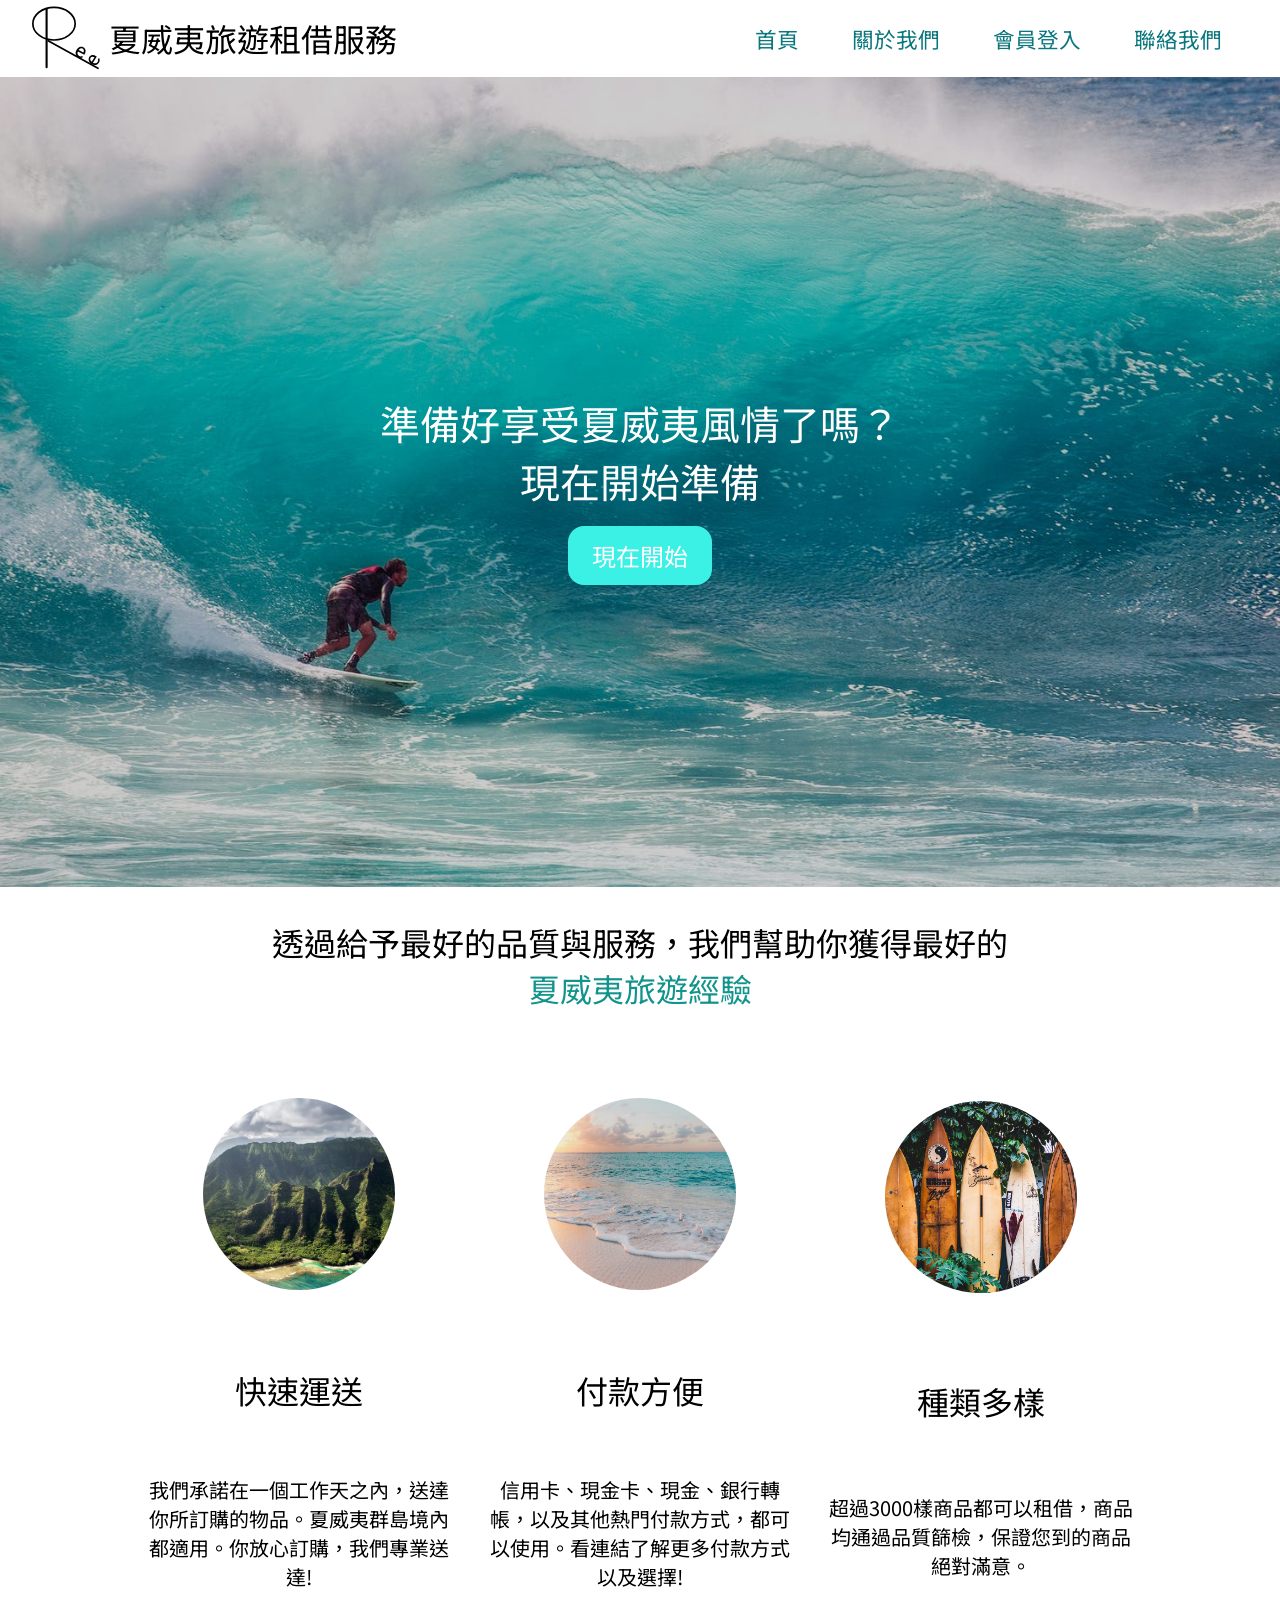
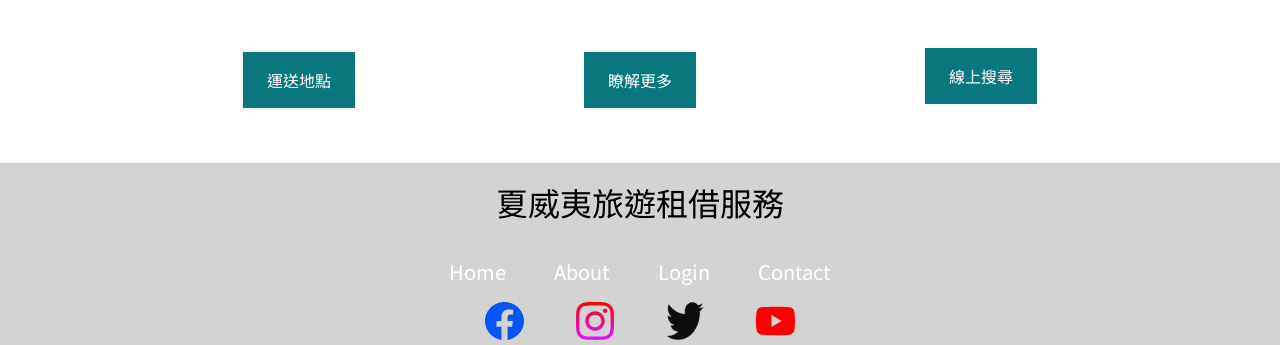
<file: Hawaii_project/index.html>
<!DOCTYPE html>
<html lang="en">
  <head>
    <meta charset="UTF-8" />
    <meta http-equiv="X-UA-Compatible" content="IE=edge" />
    <meta name="viewport" content="width=device-width, initial-scale=1.0" />
    <title>夏威夷租借服務網站|最方便的旅遊租借服務網站</title>
    <meta
      name="description"
      content="我們提供夏威夷旅遊租借服務，例如衝浪板、車子、帳篷等"
    />
    <meta name="robots" content="index, follow" />
    <!--Google Font setting-->
    <link rel="preconnect" href="https://fonts.googleapis.com" />
    <link rel="preconnect" href="https://fonts.gstatic.com" crossorigin />
    <link
      href="https://fonts.googleapis.com/css2?family=Noto+Sans+TC&display=swap"
      rel="stylesheet"
    />
    <link rel="stylesheet" href="./styles/style.css" />
  </head>
  <body>
    <header>
      <div class="logo">
        <img src="./Icons/black logo.svg" alt="logo" />
        <h1>夏威夷旅遊租借服務</h1>
      </div>

      <nav>
        <ul>
          <li><a href="#">首頁</a></li>
          <li><a href="#">關於我們</a></li>
          <li><a href="#">會員登入</a></li>
          <li><a href="#">聯絡我們</a></li>
        </ul>
      </nav>
    </header>
    <main>
      <!--img part-->
      <section class="backimg">
        <div class="filter"></div>

          <h3>準備好享受夏威夷風情了嗎？<br />現在開始準備</h3>
          <button class="start">
            現在開始
          </buttoㄩ>
      </section>

      <!--second page-->
      <section class="second">
        <h2>透過給予最好的品質與服務，我們幫助你獲得最好的
          <br>
          <span style="color: #12948c;">夏威夷旅遊經驗</span>
        </h2>

        <section class="cards">
          <div class="card">
            <img src="./Pictures/braden-jarvis-prSogOoFmkw-unsplash.jpg" alt="pic1">
            <h4>快速運送</h4>
            <p>我們承諾在一個工作天之內，送達你所訂購的物品。夏威夷群島境內都適用。你放心訂購，我們專業送達!</p>
            <a href="#">運送地點</a>
          </div>
          <div class="card">
            <img src="./Pictures/sean-o-KMn4VEeEPR8-unsplash.jpg" alt="pic2">
            <h4>付款方便</h4>
            <p>信用卡、現金卡、現金、銀行轉帳，以及其他熱門付款方式，都可以使用。看連結了解更多付款方式以及選擇!</p>
            <a href="#">瞭解更多</a>
          </div>
          <div class="card">
            <img src="./Pictures/tatonomusic-FFCgotROOTY-unsplash.jpg" alt="pic2">
            <h4>種類多樣</h4>
            <p>超過3000樣商品都可以租借，商品均通過品質篩檢，保證您到的商品絕對滿意。</p>
            <a href="#">線上搜尋</a>
          </div>
        </section>
          
        </section>
      </section>

      <footer>
        
        <h4>夏威夷旅遊租借服務</h4>
        <ul>
          <li><a href="">Home</a></li>
          <li><a href="">About</a></li>
          <li><a href="">Login</a></li>
          <li><a href="">Contact</a></li>

        </ul>
        <section class="links">
          <a href=""><img src="./Icons/facebook.svg" alt=""></a>
          <a href=""><img src="./Icons/instagram.svg" alt=""></a>
          <a href=""><img src="./Icons/twitter.svg" alt=""></a>
          <a href=""><img src="./Icons/youtube.svg" alt=""></a>
      
          
        </section>
      
        
      </footer>

      
      

    </main>
    <script src="./app.js"></script>
  </body>
</html>
</file>
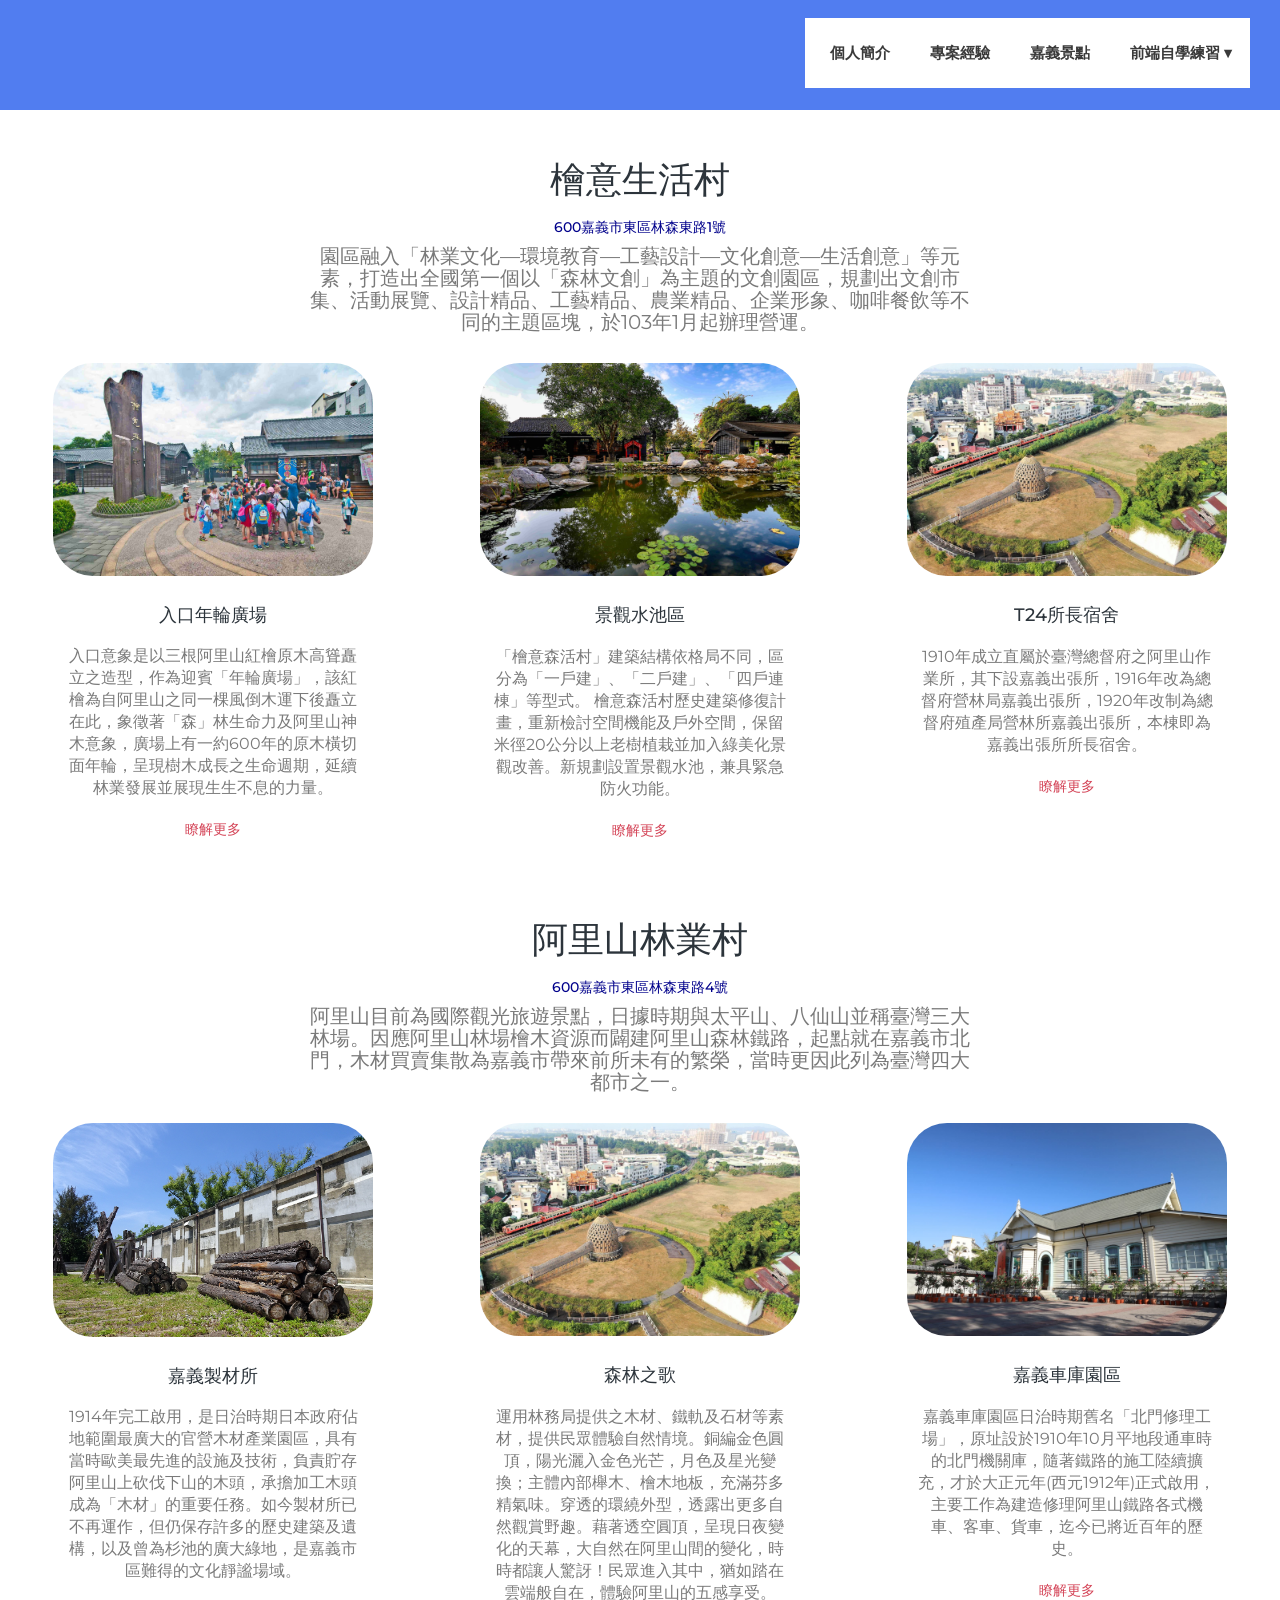
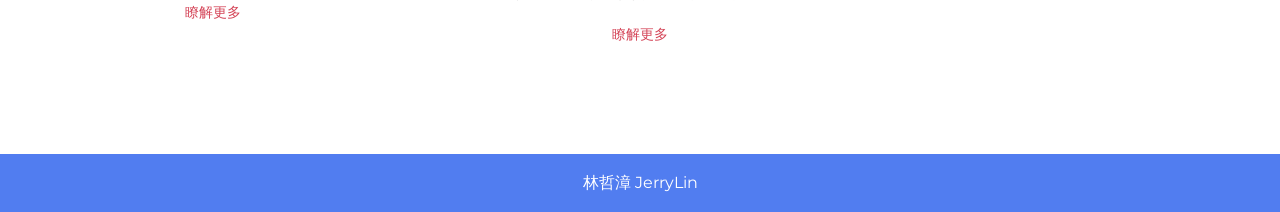
<file: chiayi.html>
<!DOCTYPE html>
<html>
  <head>
    <meta charset="utf-8" />
    <meta http-equiv="X-UA-Compatible" content="IE=edge,chrome=1" />
    <title>Jerry Lin</title>
    <meta name="description" content="" />
    <meta name="viewport" content="width=device-width, initial-scale=1" />
    <link rel="apple-touch-icon" href="apple-touch-icon.png" />

    <link rel="stylesheet" href="css/bootstrap.min.css" />
    <link rel="stylesheet" href="css/bootstrap-theme.min.css" />
    <link rel="stylesheet" href="css/fontAwesome.css" />
    <link rel="stylesheet" href="css/hero-slider.css" />
    <link rel="stylesheet" href="css/owl-carousel.css" />
    <link rel="stylesheet" href="css/datepicker.css" />
    <link rel="stylesheet" href="css/tooplate-style.css" />
    <link rel="stylesheet" href="./css/chiayi.css" />

    <link
      href="https://fonts.googleapis.com/css?family=Montserrat:100,200,300,400,500,600,700,800,900"
      rel="stylesheet"
    />

    <script src="js/vendor/modernizr-2.8.3-respond-1.4.2.min.js"></script>
  </head>

  <body>
    <div class="wrap inner-header">
      <header id="header">
        <div class="container-fluid">
          <div class="col-md-12">
            <button id="primary-nav-button" type="button">Menu</button>

            <nav id="primary-nav" class="dropdown cf">
              <ul class="dropdown menu">
                <li class="active"><a href="index.html">個人簡介</a></li>

                <li><a href="./project.html">專案經驗</a></li>
                <li><a href="#">嘉義景點</a></li>

                <li>
                  <a href="#">前端自學練習</a>
                  <ul class="sub-menu">
                    <li>
                      <a href="./Hawaii_project/index.html" target="_blank"
                        >夏威夷旅遊租借服務</a
                      >
                    </li>
                    <li>
                      <a href="./Taiwan_project/index.html" target="_blank"
                        >台灣經濟發展歷史</a
                      >
                    </li>
                  </ul>
                </li>
              </ul>
            </nav>
            <!-- / #primary-nav -->
          </div>
        </div>
      </header>
    </div>

    <!-- <div class="heading-page">
      <div class="container">
        <div class="col-md-12">
          <h2>專案經驗</h2>
          <div class="line-dec"></div>
        </div>
      </div>
    </div> -->

   <div class="chiayiview">
    <section class="intro">
        <h1>檜意生活村</h1>
        <h5 style="color: darkblue;">600嘉義市東區林森東路1號</h5>
        <p>
            園區融入「林業文化—環境教育—工藝設計—文化創意—生活創意」等元素，打造出全國第一個以「森林文創」為主題的文創園區，規劃出文創市集、活動展覽、設計精品、工藝精品、農業精品、企業形象、咖啡餐飲等不同的主題區塊，於103年1月起辦理營運。        </p>
      </section>

      <section class="cards">
        <div class="card">
          <img src="./img/chiayi/view11.jpg" alt="pic1" />
          <h4>入口年輪廣場</h4>
          <p>
            入口意象是以三根阿里山紅檜原木高聳矗立之造型，作為迎賓「年輪廣場」，該紅檜為自阿里山之同一棵風倒木運下後矗立在此，象徵著「森」林生命力及阿里山神木意象，廣場上有一約600年的原木橫切面年輪，呈現樹木成長之生命週期，延續林業發展並展現生生不息的力量。          </p>
          <a href="https://afrch.forest.gov.tw/0000272" target="_blank">瞭解更多</a>
        </div>
        <div class="card">
          <img src="./img/chiayi/view12.jpg" alt="pic2" />
          <h4>景觀水池區</h4>
          <p>
            「檜意森活村」建築結構依格局不同，區分為「一戶建」、「二戶建」、「四戶連棟」等型式。  檜意森活村歷史建築修復計畫，重新檢討空間機能及戶外空間，保留米徑20公分以上老樹植栽並加入綠美化景觀改善。新規劃設置景觀水池，兼具緊急防火功能。        </p>
          <a href="https://afrch.forest.gov.tw/0000272" target="_blank">瞭解更多</a>
        </div>
        <div class="card">
          <img src="./img/chiayi/n2.jpg" alt="pic2" />
          <h4>T24所長宿舍</h4>
          <p>
            1910年成立直屬於臺灣總督府之阿里山作業所，其下設嘉義出張所，1916年改為總督府營林局嘉義出張所，1920年改制為總督府殖產局營林所嘉義出張所，本棟即為嘉義出張所所長宿舍。          </p>
          <a href="https://afrch.forest.gov.tw/0000272" target="_blank">瞭解更多</a>
          
        </div>
      </section>
    </section>
<br>
    <section class="intro">
        <h1>阿里山林業村</h1>
        <h5 style="color: darkblue;">600嘉義市東區林森東路4號</h5>
        <p>
          阿里山目前為國際觀光旅遊景點，日據時期與太平山、八仙山並稱臺灣三大林場。因應阿里山林場檜木資源而闢建阿里山森林鐵路，起點就在嘉義市北門，木材買賣集散為嘉義市帶來前所未有的繁榮，當時更因此列為臺灣四大都市之一。
  </p>
      </section>

      <section class="cards">
        <div class="card">
          <img src="./img/chiayi/view21.jpg" alt="pic1" />
          <h4>嘉義製材所</h4>
          <p>
            1914年完工啟用，是日治時期日本政府佔地範圍最廣大的官營木材產業園區，具有當時歐美最先進的設施及技術，負責貯存阿里山上砍伐下山的木頭，承擔加工木頭成為「木材」的重要任務。如今製材所已不再運作，但仍保存許多的歷史建築及遺構，以及曾為杉池的廣大綠地，是嘉義市區難得的文化靜謐場域。
          </p>
          <a href="https://afrch.forest.gov.tw/0000268" target="_blank">瞭解更多</a>

        </div>
        <div class="card">
          <img src="./img/chiayi/n2.jpg" alt="pic2" />
          <h4>森林之歌</h4>
          <p>運用林務局提供之木材、鐵軌及石材等素材，提供民眾體驗自然情境。銅編金色圓頂，陽光灑入金色光芒，月色及星光變換；主體內部櫸木、檜木地板，充滿芬多精氣味。穿透的環繞外型，透露出更多自然觀賞野趣。藉著透空圓頂，呈現日夜變化的天幕，大自然在阿里山間的變化，時時都讓人驚訝！民眾進入其中，猶如踏在雲端般自在，體驗阿里山的五感享受。
                    </p>
                    <a href="https://afrch.forest.gov.tw/0000309" target="_blank">瞭解更多</a>

        </div>
        <div class="card">
          <img src="./img/chiayi/view23.jpg" alt="pic2" />
          <h4>嘉義車庫園區</h4>
          <p>

        嘉義車庫園區日治時期舊名「北門修理工場」，原址設於1910年10月平地段通車時的北門機關庫，隨著鐵路的施工陸續擴充，才於大正元年(西元1912年)正式啟用，主要工作為建造修理阿里山鐵路各式機車、客車、貨車，迄今已將近百年的歷史。</p>
<a href="https://afrch.forest.gov.tw/0000149" target="_blank">瞭解更多</a>

        </div>
      </section>
    </section>
       
   </div>




    <div class="sub-footer">
      <div class="container">
        <div class="col-md-12">
          <p>林哲漳 JerryLin</p>
        </div>
      </div>
    </div>

    <script src="https://ajax.googleapis.com/ajax/libs/jquery/1.11.2/jquery.min.js"></script>
    <script>
      window.jQuery ||
        document.write(
          '<script src="js/vendor/jquery-1.11.2.min.js"><\/script>'
        );
    </script>

    <script src="js/vendor/bootstrap.min.js"></script>

    <script src="js/datepicker.js"></script>
    <script src="js/plugins.js"></script>
    <script src="js/main.js"></script>
  </body>
</html>
</file>
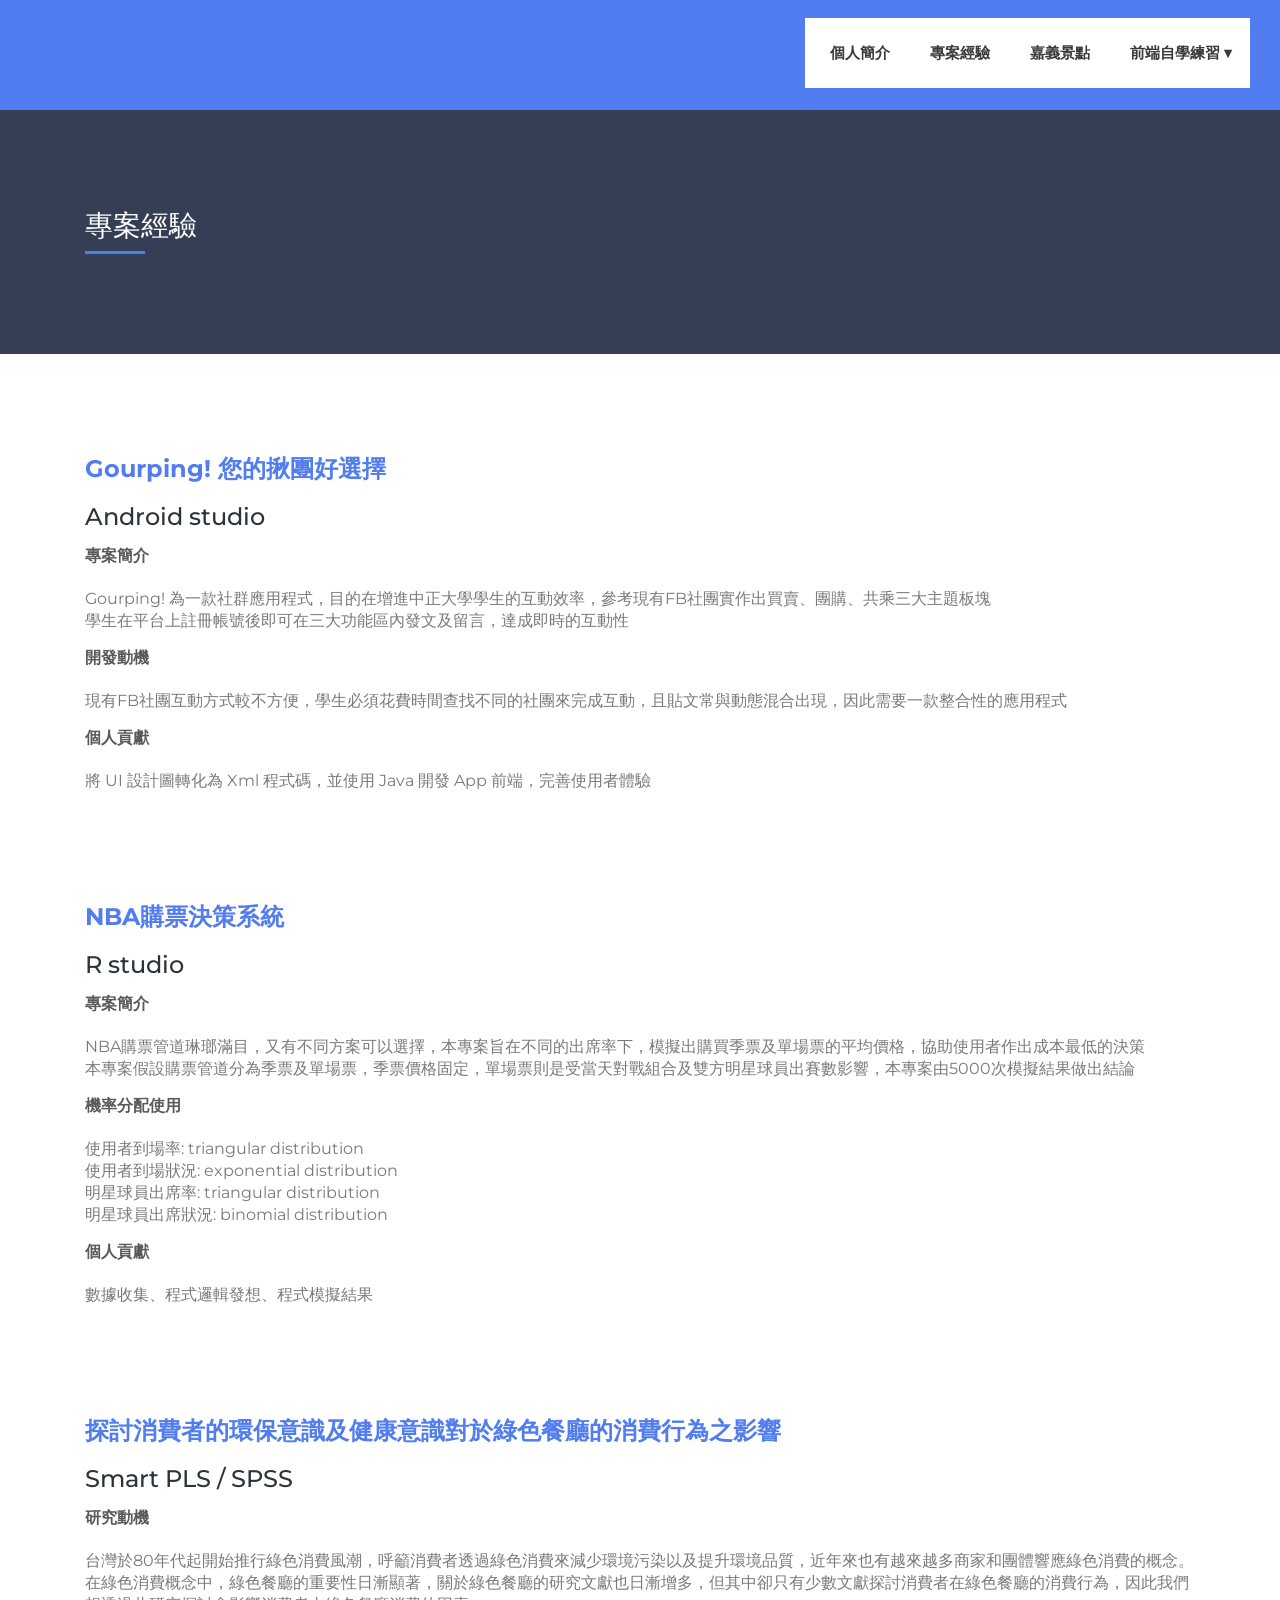
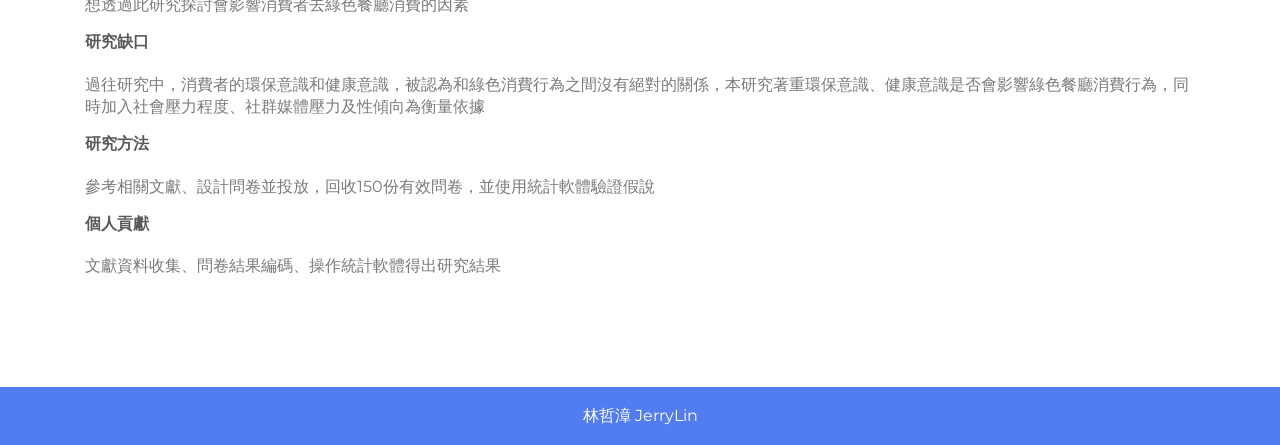
<file: project.html>
<!DOCTYPE html>
<html>
  <head>
    <meta charset="utf-8" />
    <meta http-equiv="X-UA-Compatible" content="IE=edge,chrome=1" />
    <title>Jerry Lin</title>
    <meta name="description" content="" />
    <meta name="viewport" content="width=device-width, initial-scale=1" />
    <link rel="apple-touch-icon" href="apple-touch-icon.png" />

    <link rel="stylesheet" href="css/bootstrap.min.css" />
    <link rel="stylesheet" href="css/bootstrap-theme.min.css" />
    <link rel="stylesheet" href="css/fontAwesome.css" />
    <link rel="stylesheet" href="css/hero-slider.css" />
    <link rel="stylesheet" href="css/owl-carousel.css" />
    <link rel="stylesheet" href="css/datepicker.css" />
    <link rel="stylesheet" href="css/tooplate-style.css" />

    <link
      href="https://fonts.googleapis.com/css?family=Montserrat:100,200,300,400,500,600,700,800,900"
      rel="stylesheet"
    />

    <script src="js/vendor/modernizr-2.8.3-respond-1.4.2.min.js"></script>
  </head>

  <body>
    <div class="wrap inner-header">
      <header id="header">
        <div class="container-fluid">
          <div class="col-md-12">
            <button id="primary-nav-button" type="button">Menu</button>

            <nav id="primary-nav" class="dropdown cf">
              <ul class="dropdown menu">
                <li><a href="index.html">個人簡介</a></li>

                <li><a class="active" href="#">專案經驗</a></li>
                <li><a href="./chiayi.html">嘉義景點</a></li>

                <li>
                  <a href="#">前端自學練習</a>
                  <ul class="sub-menu">
                    <li>
                      <a href="./Hawaii_project/index.html" target="_blank"
                        >夏威夷旅遊租借服務</a
                      >
                    </li>
                    <li>
                      <a href="./Taiwan_project/index.html" target="_blank"
                        >台灣經濟發展歷史</a
                      >
                    </li>
                  </ul>
                </li>
              </ul>
            </nav>
            <!-- / #primary-nav -->
          </div>
        </div>
      </header>
    </div>

    <div class="heading-page">
      <div class="container">
        <div class="col-md-12">
          <h2>專案經驗</h2>
          <div class="line-dec"></div>
        </div>
      </div>
    </div>

    <div class="contact-intro">
      <div class="container">
        <div class="col-md-12">
          <h2 class="hidden-sm hidden-xs">Gourping! 您的揪團好選擇</h2>
          <h3>Android studio</h3>

          <span>專案簡介</span>
          <p>
            Gourping!
            為一款社群應用程式，目的在增進中正大學學生的互動效率，參考現有FB社團實作出買賣、團購、共乘三大主題板塊<br />學生在平台上註冊帳號後即可在三大功能區內發文及留言，達成即時的互動性
          </p>
          <span>開發動機</span>
          <p>
            現有FB社團互動方式較不方便，學生必須花費時間查找不同的社團來完成互動，且貼文常與動態混合出現，因此需要一款整合性的應用程式
          </p>
          <span>個人貢獻</span>
          <p>
            將 UI 設計圖轉化為 Xml 程式碼，並使用 Java 開發 App
            前端，完善使用者體驗
          </p>
        </div>
      </div>
    </div>

    <div class="contact-intro">
      <div class="container">
        <div class="col-md-12">
          <h2 class="hidden-sm hidden-xs">NBA購票決策系統</h2>
          <h3>R studio</h3>

          <span>專案簡介</span>
          <p>
            NBA購票管道琳瑯滿目，又有不同方案可以選擇，本專案旨在不同的出席率下，模擬出購買季票及單場票的平均價格，協助使用者作出成本最低的決策<br />本專案假設購票管道分為季票及單場票，季票價格固定，單場票則是受當天對戰組合及雙方明星球員出賽數影響，本專案由5000次模擬結果做出結論
          </p>

          <span>機率分配使用</span>
          <p>
            使用者到場率: triangular distribution <br />使用者到場狀況:
            exponential distribution<br />明星球員出席率: triangular
            distribution<br />明星球員出席狀況: binomial distribution
          </p>

          <span>個人貢獻</span>
          <p>數據收集、程式邏輯發想、程式模擬結果</p>
        </div>
      </div>
    </div>

    <div class="contact-intro">
      <div class="container">
        <div class="col-md-12">
          <h2 class="hidden-sm hidden-xs">
            探討消費者的環保意識及健康意識對於綠色餐廳的消費行為之影響
          </h2>
          <h3>Smart PLS / SPSS</h3>

          <span>研究動機</span>
          <p>
            台灣於80年代起開始推行綠色消費風潮，呼籲消費者透過綠色消費來減少環境污染以及提升環境品質，近年來也有越來越多商家和團體響應綠色消費的概念。
            在綠色消費概念中，綠色餐廳的重要性日漸顯著，關於綠色餐廳的研究文獻也日漸增多，但其中卻只有少數文獻探討消費者在綠色餐廳的消費行為，因此我們想透過此研究探討會影響消費者去綠色餐廳消費的因素
          </p>

          <span>研究缺口</span>
          <p>
            過往研究中，消費者的環保意識和健康意識，被認為和綠色消費行為之間沒有絕對的關係，本研究著重環保意識、健康意識是否會影響綠色餐廳消費行為，同時加入社會壓力程度、社群媒體壓力及性傾向為衡量依據
          </p>
          <span>研究方法</span>
          <p>
            參考相關文獻、設計問卷並投放，回收150份有效問卷，並使用統計軟體驗證假說
          </p>

          <span>個人貢獻</span>
          <p>文獻資料收集、問卷結果編碼、操作統計軟體得出研究結果</p>
        </div>
      </div>
    </div>

    <div class="sub-footer">
      <div class="container">
        <div class="col-md-12">
          <p>林哲漳 JerryLin</p>
        </div>
      </div>
    </div>

    <script src="https://ajax.googleapis.com/ajax/libs/jquery/1.11.2/jquery.min.js"></script>
    <script>
      window.jQuery ||
        document.write(
          '<script src="js/vendor/jquery-1.11.2.min.js"><\/script>'
        );
    </script>

    <script src="js/vendor/bootstrap.min.js"></script>

    <script src="js/datepicker.js"></script>
    <script src="js/plugins.js"></script>
    <script src="js/main.js"></script>
  </body>
</html>
</file>
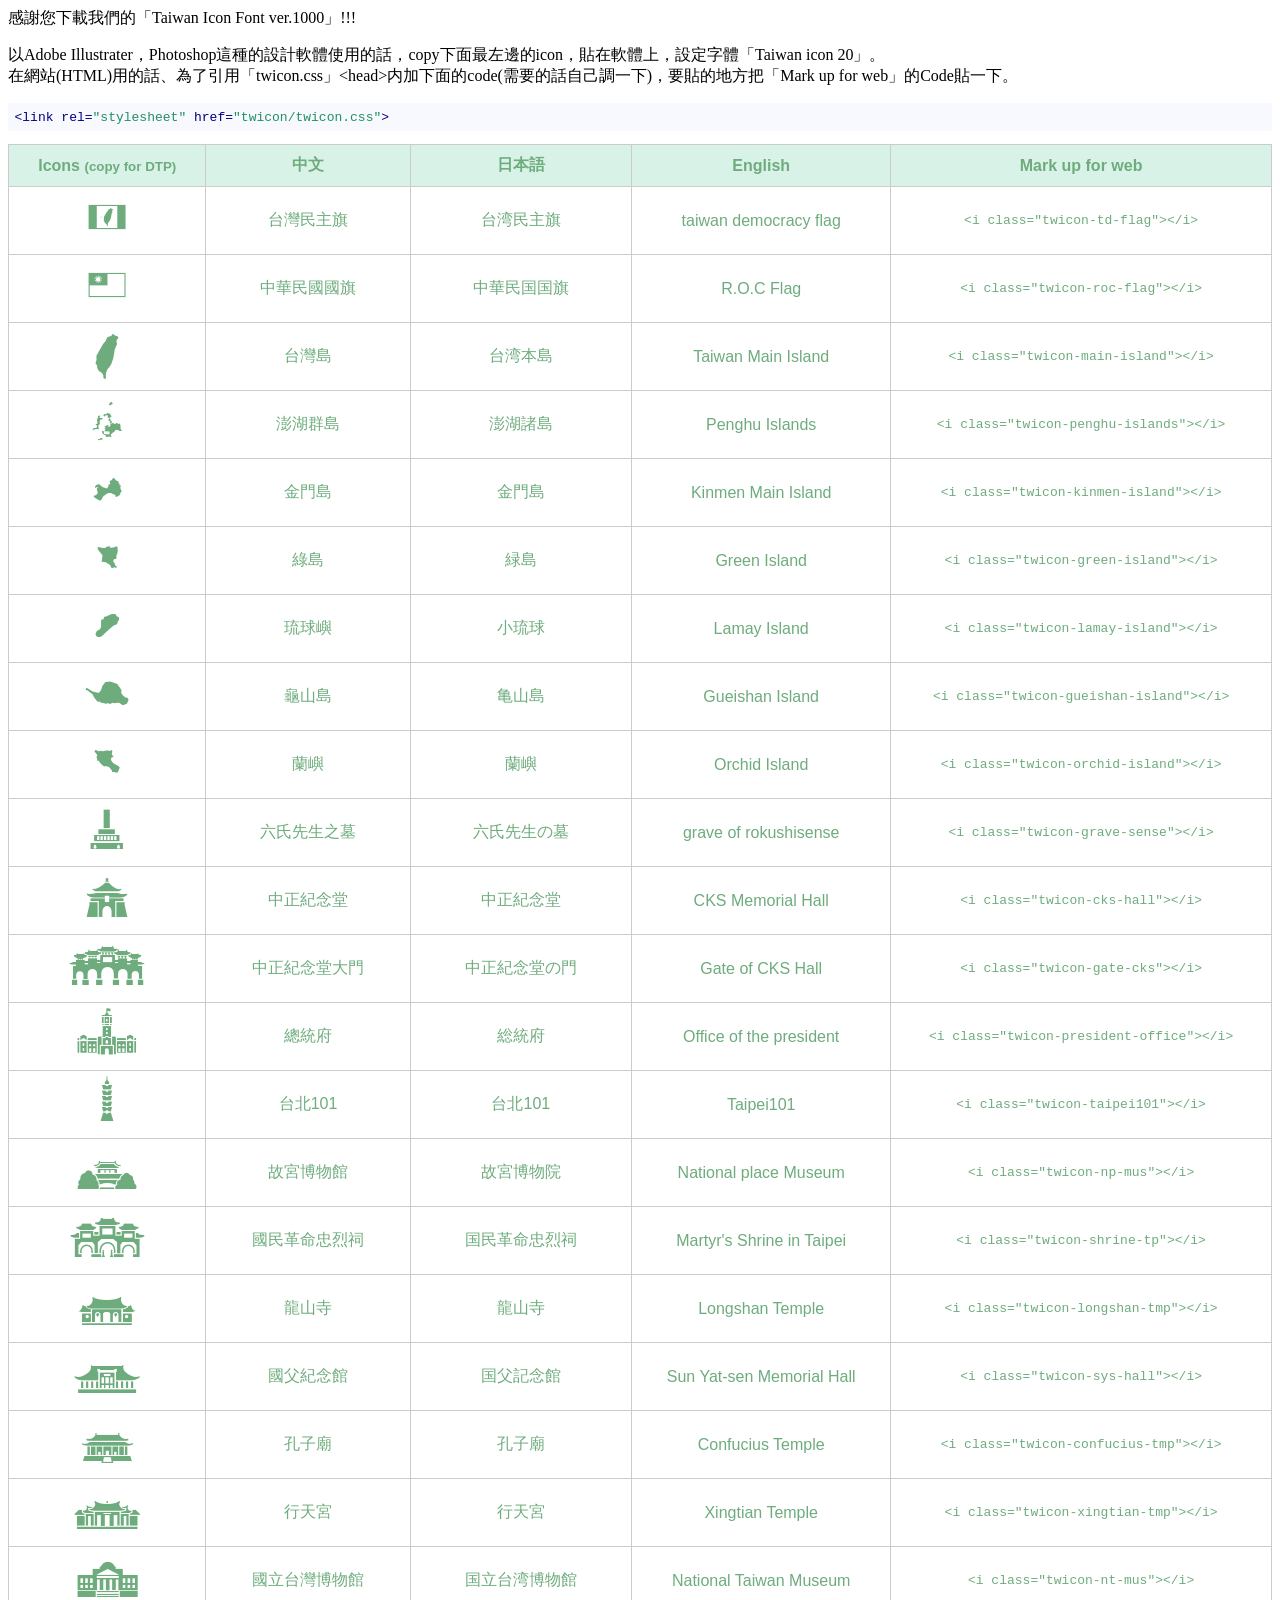
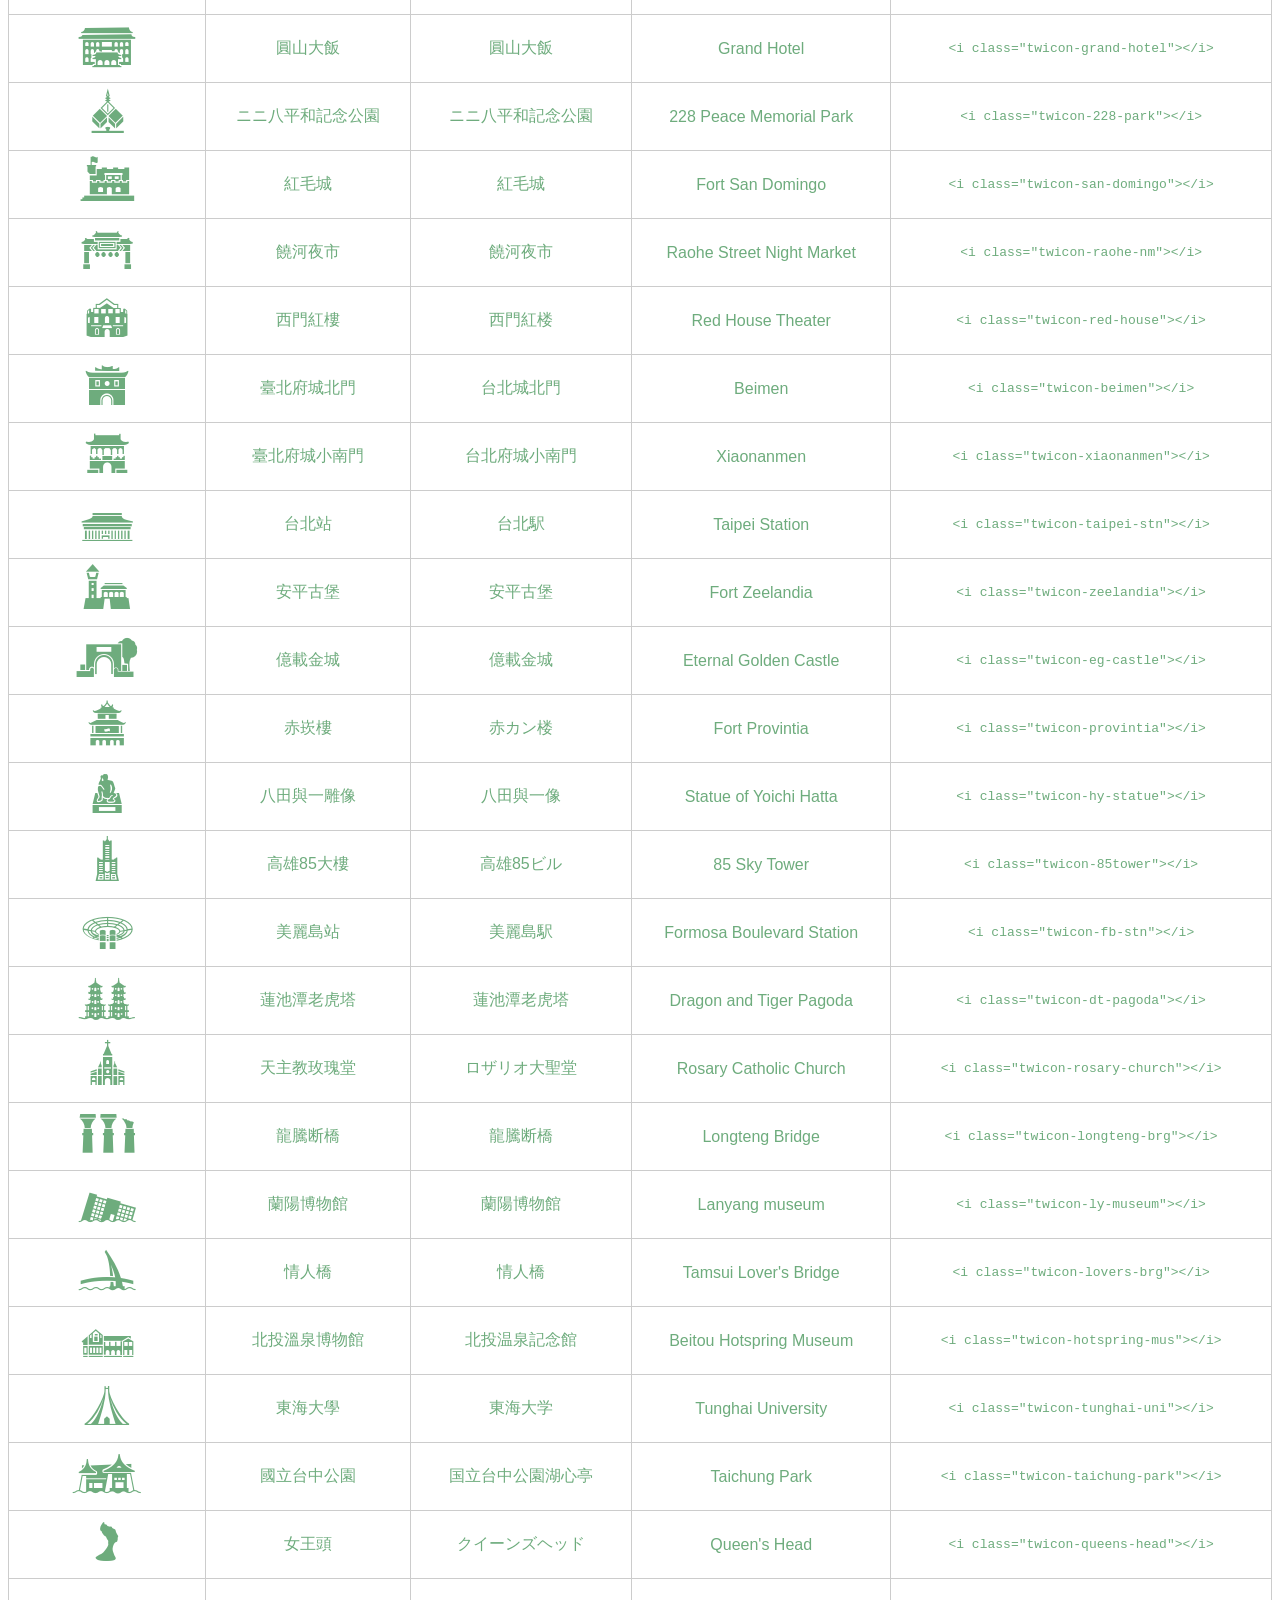
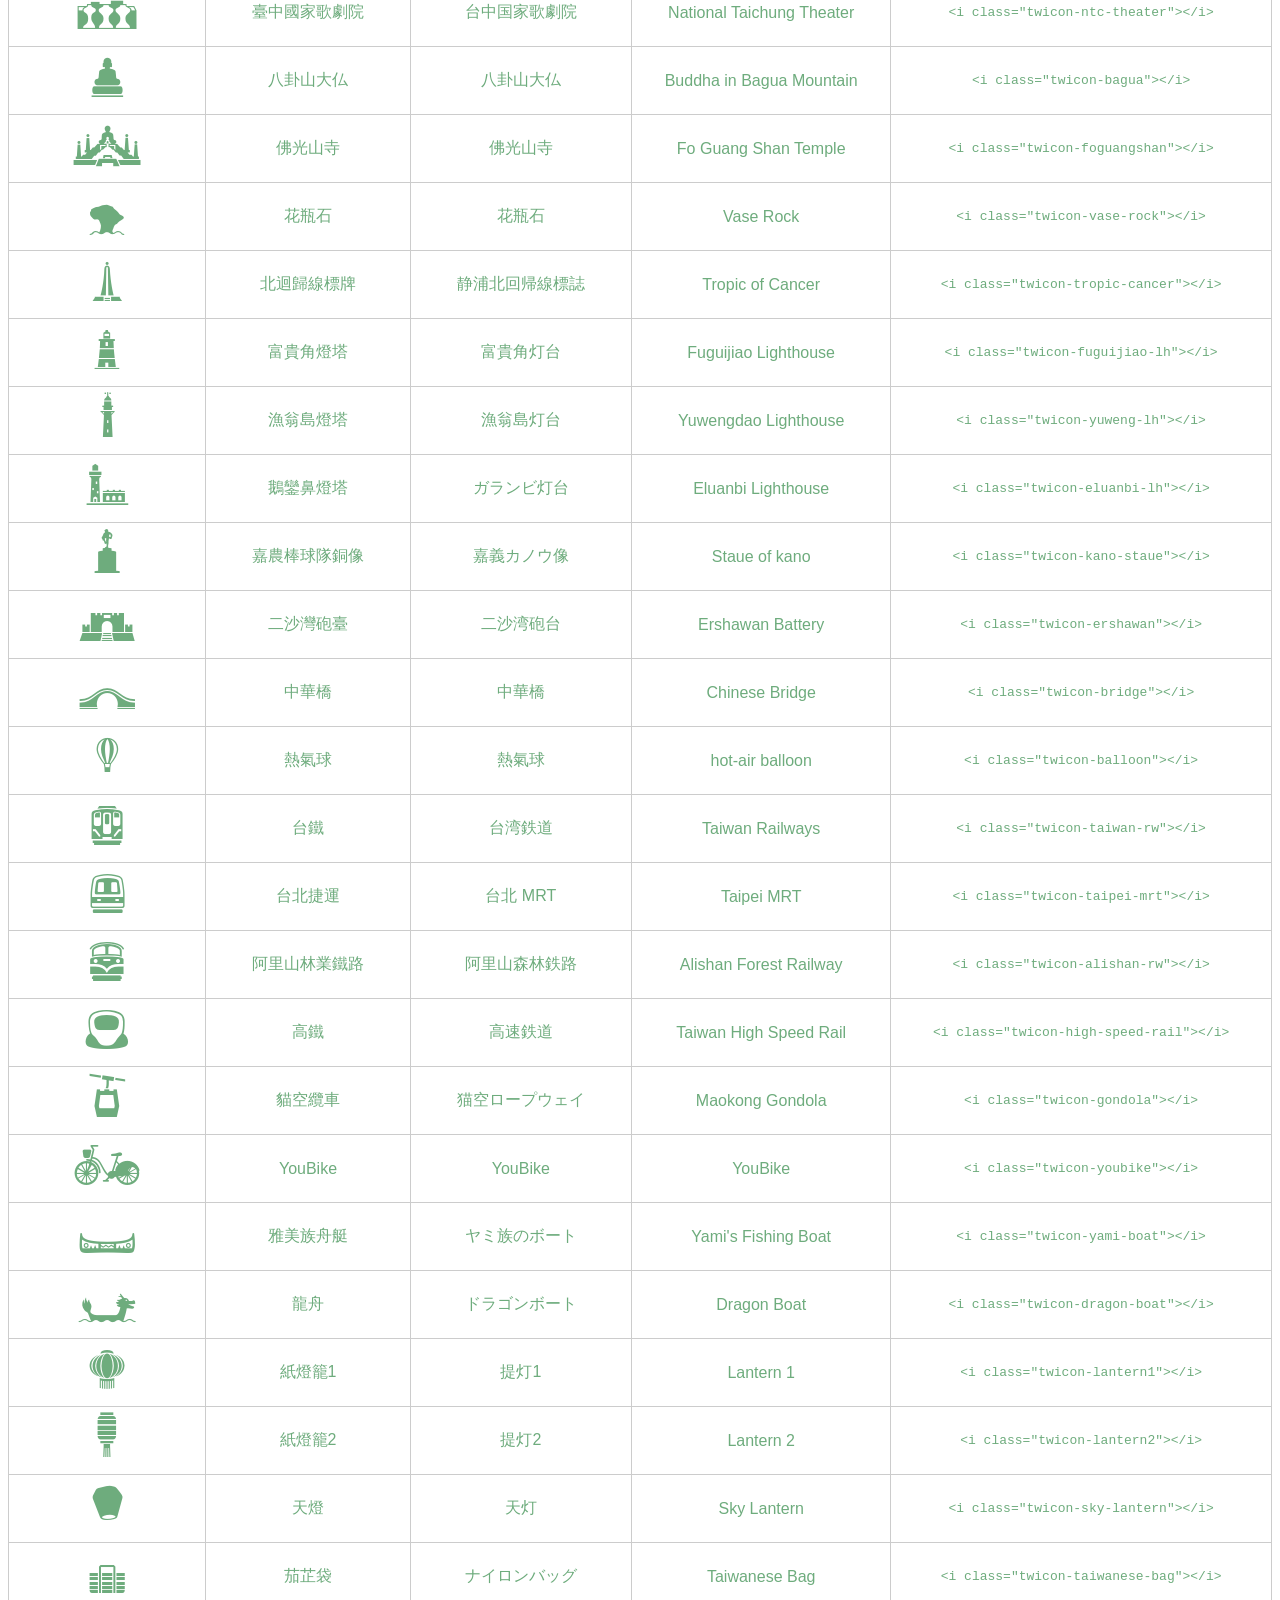
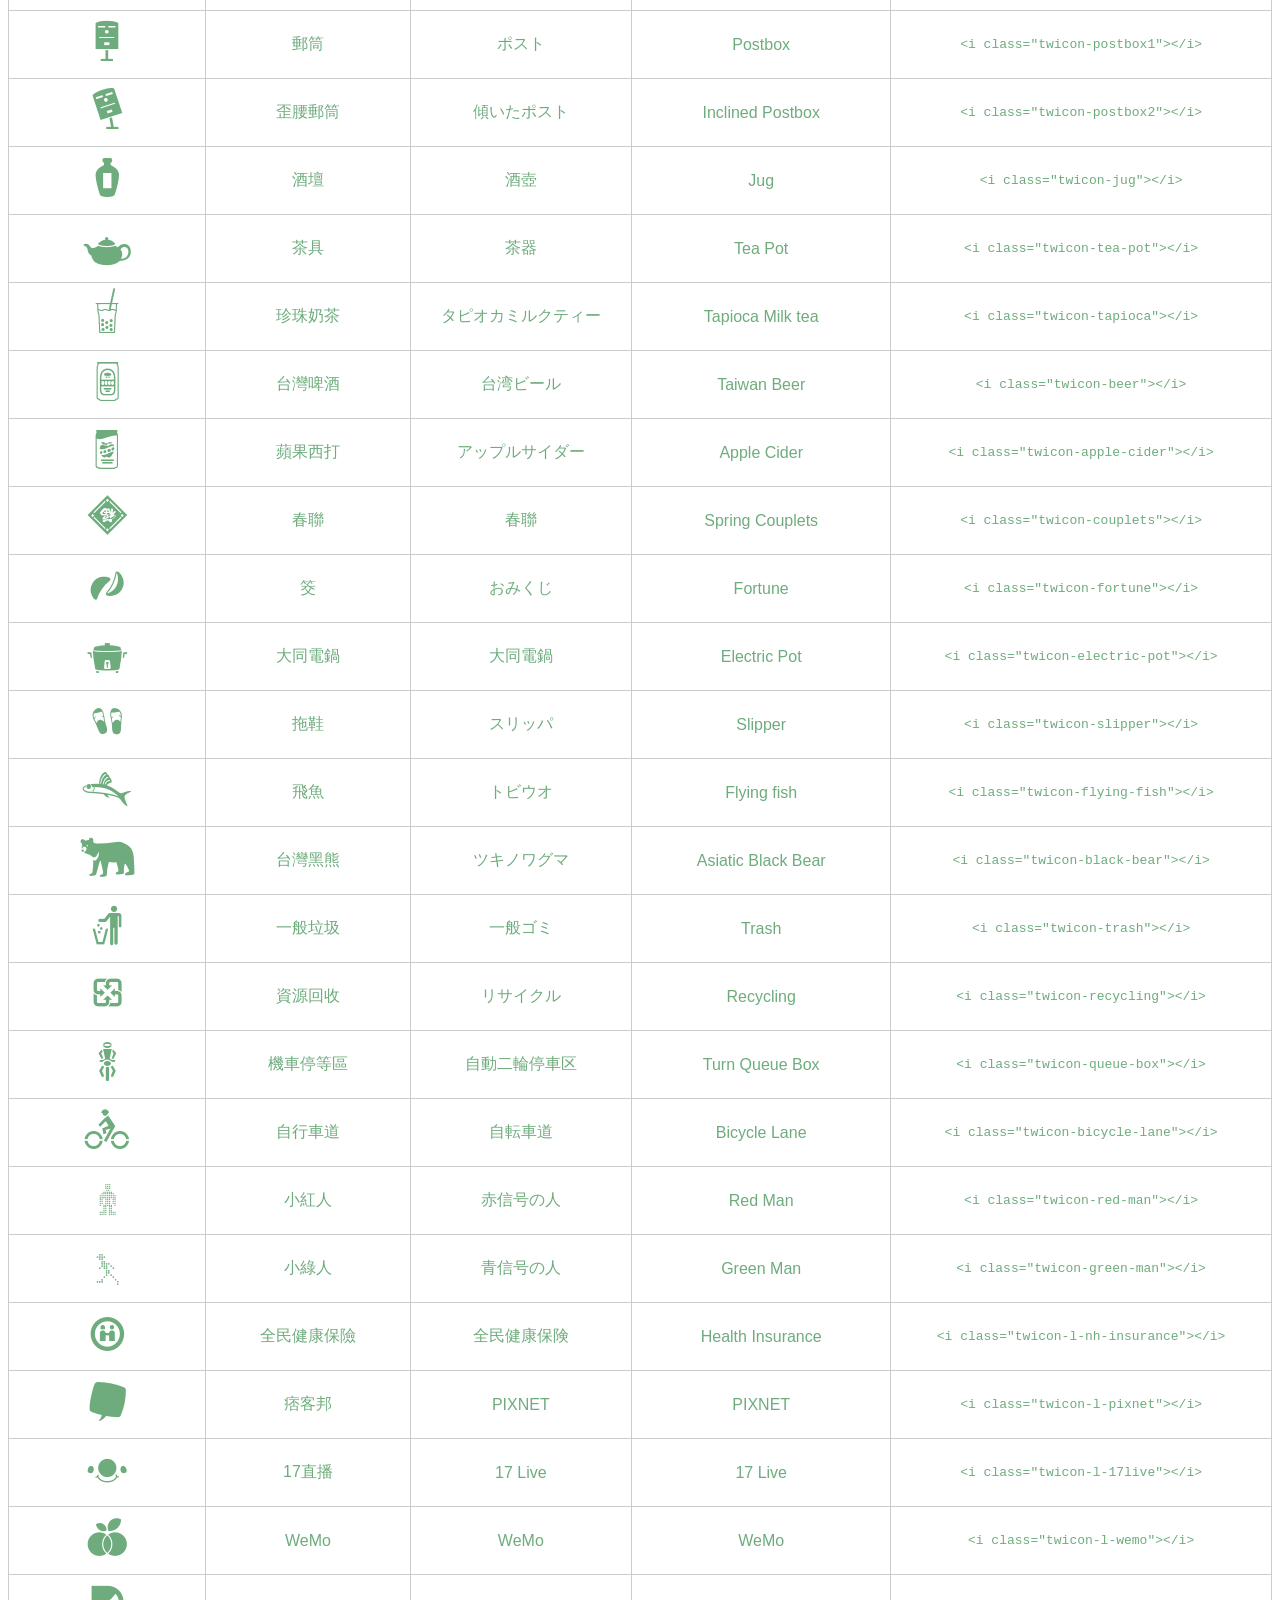
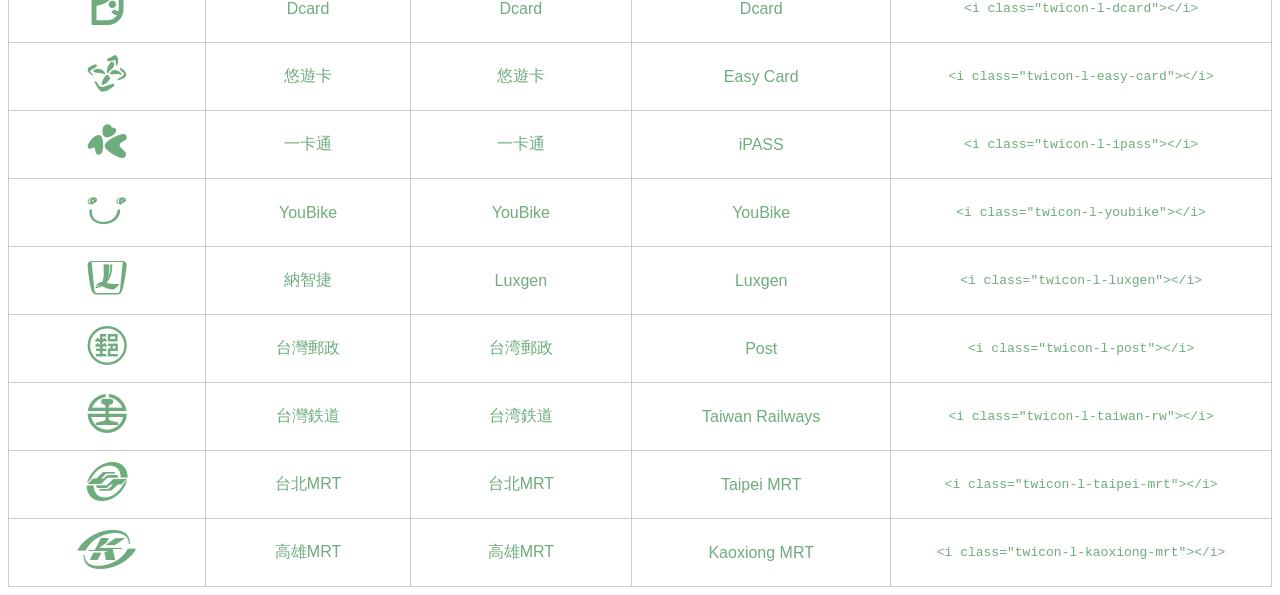
<file: Taiwan_project/taiwanfont/List.html>
<head>
 <title>一覽表|一覧表|List</title>
 <style type="text/css">
  table{
    width: 100%;
    border-collapse: collapse;
    border-spacing: 0;
    color:#6EAC7D;
    font-family: sans-serif ;
  }

  table th{
    padding: 10px 20px;
    text-align: center;
    border: 1px solid #ccc;
    background-color: #D9F2E7
  }

  table td{
    padding: 0px 20px;
    text-align: center;
    border: 1px solid #ccc;
  }

  table td.icon {
    font-family: "twicon" ;
    font-size: 3.5em ;
    border: 1px solid #ccc;
  }

  table tr:hover{
    background-color: #4A7756;
    color:#fff;
  }

  @font-face {
   font-family: 'twicon';
   src: url('twicon.woff') ;
   src: url('twicon.woff2') ;
  }
 </style>
</head>
<body>
 <p>
   感謝您下載我們的「Taiwan Icon Font ver.1000」!!!
 </p>
 <p>
   以Adobe Illustrater，Photoshop這種的設計軟體使用的話，copy下面最左邊的icon，貼在軟體上，設定字體「Taiwan icon 20」。
  <br>在網站(HTML)用的話、為了引用「twicon.css」&lt;head&gt;内加下面的code(需要的話自己調一下)，要貼的地方把「Mark up for web」的Code貼一下。
  <pre style="display:block;overflow-x:auto;padding:0.5em;color:#000;background:#f8f8ff"><code><span style="color:#000080;font-weight:normal">&lt;<span style="color:#000080;font-weight:normal">link</span> <span class="hljs-attr">rel</span>=<span style="color:#219161">&quot;stylesheet&quot;</span> <span class="hljs-attr">href</span>=<span style="color:#219161">&quot;twicon/twicon.css&quot;</span>&gt;</span></code></pre>

 <table>
  <tr>
    <th>Icons <small>(copy for DTP)</small></th>
    <th>中文</th>
    <th>日本語</th>
    <th>English</th>
    <th>Mark up for web</th>
  </tr>
  <tr>
    <td class="icon">ꀀ</td>
    <td>台灣民主旗</td>
    <td>台湾民主旗</td>
    <td>taiwan democracy flag</td>
    <td><code>&lt;i class="twicon-td-flag"&gt;&lt;/i&gt;</code></td>
  </tr>
  <tr>
    <td class="icon">ꀁ</td>
    <td>中華民國國旗</td>
    <td>中華民国国旗</td>
    <td>R.O.C Flag</td>
    <td><code>&lt;i class="twicon-roc-flag"&gt;&lt;/i&gt;</code></td>
  </tr>
  <tr>
    <td class="icon">ꀂ</td>
    <td>台灣島</td>
    <td>台湾本島</td>
    <td>Taiwan Main Island</td>
    <td><code>&lt;i class="twicon-main-island"&gt;&lt;/i&gt;</code></td>
  </tr>
  <tr>
    <td class="icon">ꀃ</td>
    <td>澎湖群島</td>
    <td>澎湖諸島</td>
    <td>Penghu Islands</td>
    <td><code>&lt;i class="twicon-penghu-islands"&gt;&lt;/i&gt;</code></td>
  </tr>
  <tr>
    <td class="icon">ꀄ</td>
    <td>金門島</td>
    <td>金門島</td>
    <td>Kinmen Main Island</td>
    <td><code>&lt;i class="twicon-kinmen-island"&gt;&lt;/i&gt;</code></td>
  </tr>
  <tr>
    <td class="icon">ꀅ</td>
    <td>綠島</td>
    <td>緑島</td>
    <td>Green Island</td>
    <td><code>&lt;i class="twicon-green-island"&gt;&lt;/i&gt;</code></td>
  </tr>
  <tr>
    <td class="icon">ꀆ</td>
    <td>琉球嶼</td>
    <td>小琉球</td>
    <td>Lamay Island</td>
    <td><code>&lt;i class="twicon-lamay-island"&gt;&lt;/i&gt;</code></td>
  </tr>
  <tr>
    <td class="icon">ꀇ</td>
    <td>龜山島</td>
    <td>亀山島</td>
    <td>Gueishan Island</td>
    <td><code>&lt;i class="twicon-gueishan-island"&gt;&lt;/i&gt;</code></td>
  </tr>
  <tr>
    <td class="icon">ꀈ</td>
    <td>蘭嶼</td>
    <td>蘭嶼</td>
    <td>Orchid Island</td>
    <td><code>&lt;i class="twicon-orchid-island"&gt;&lt;/i&gt;</code></td>
  </tr>
  <tr>
    <td class="icon">ꀉ</td>
    <td>六氏先生之墓</td>
    <td>六氏先生の墓</td>
    <td>grave of rokushisense</td>
    <td><code>&lt;i class="twicon-grave-sense"&gt;&lt;/i&gt;</code></td>
  </tr>
  <tr>
    <td class="icon">ꀊ</td>
    <td>中正紀念堂</td>
    <td>中正紀念堂</td>
    <td>CKS Memorial Hall</td>
    <td><code>&lt;i class="twicon-cks-hall"&gt;&lt;/i&gt;</code></td>
  </tr>
  <tr>
    <td class="icon">ꀋ</td>
    <td>中正紀念堂大門</td>
    <td>中正紀念堂の門</td>
    <td>Gate of CKS Hall</td>
    <td><code>&lt;i class="twicon-gate-cks"&gt;&lt;/i&gt;</code></td>
  </tr>
  <tr>
    <td class="icon">ꀌ</td>
    <td>總統府</td>
    <td>総統府</td>
    <td>Office of the president</td>
    <td><code>&lt;i class="twicon-president-office"&gt;&lt;/i&gt;</code></td>
  </tr>
  <tr>
    <td class="icon">ꀍ</td>
    <td>台北101</td>
    <td>台北101</td>
    <td>Taipei101</td>
    <td><code>&lt;i class="twicon-taipei101"&gt;&lt;/i&gt;</code></td>
  </tr>
  <tr>
    <td class="icon">ꀎ</td>
    <td>故宮博物館</td>
    <td>故宮博物院</td>
    <td>National place Museum</td>
    <td><code>&lt;i class="twicon-np-mus"&gt;&lt;/i&gt;</code></td>
  </tr>
  <tr>
    <td class="icon">ꀏ</td>
    <td>國民革命忠烈祠</td>
    <td>国民革命忠烈祠</td>
    <td>Martyr's Shrine in Taipei</td>
    <td><code>&lt;i class="twicon-shrine-tp"&gt;&lt;/i&gt;</code></td>
  </tr>
  <tr>
    <td class="icon">ꀐ</td>
    <td>龍山寺</td>
    <td>龍山寺</td>
    <td>Longshan Temple</td>
    <td><code>&lt;i class="twicon-longshan-tmp"&gt;&lt;/i&gt;</code></td>
  </tr>
  <tr>
    <td class="icon">ꀑ</td>
    <td>國父紀念館</td>
    <td>国父記念館</td>
    <td>Sun Yat-sen Memorial Hall</td>
    <td><code>&lt;i class="twicon-sys-hall"&gt;&lt;/i&gt;</code></td>
  </tr>
  <tr>
    <td class="icon">ꀒ</td>
    <td>孔子廟</td>
    <td>孔子廟</td>
    <td>Confucius Temple</td>
    <td><code>&lt;i class="twicon-confucius-tmp"&gt;&lt;/i&gt;</code></td>
  </tr>
  <tr>
    <td class="icon">ꀓ</td>
    <td>行天宮</td>
    <td>行天宮</td>
    <td>Xingtian Temple</td>
    <td><code>&lt;i class="twicon-xingtian-tmp"&gt;&lt;/i&gt;</code></td>
  </tr>
  <tr>
    <td class="icon">ꀔ</td>
    <td>國立台灣博物館</td>
    <td>国立台湾博物館</td>
    <td>National Taiwan Museum</td>
    <td><code>&lt;i class="twicon-nt-mus"&gt;&lt;/i&gt;</code></td>
  </tr>
  <tr>
    <td class="icon">ꀕ</td>
    <td>圓山大飯</td>
    <td>圓山大飯</td>
    <td>Grand Hotel</td>
    <td><code>&lt;i class="twicon-grand-hotel"&gt;&lt;/i&gt;</code></td>
  </tr>
  <tr>
    <td class="icon">ꀖ</td>
    <td>ニニ八平和記念公園</td>
    <td>ニニ八平和記念公園</td>
    <td>228 Peace Memorial Park</td>
    <td><code>&lt;i class="twicon-228-park"&gt;&lt;/i&gt;</code></td>
  </tr>
  <tr>
    <td class="icon">ꀗ</td>
    <td>紅毛城</td>
    <td>紅毛城</td>
    <td>Fort San Domingo</td>
    <td><code>&lt;i class="twicon-san-domingo"&gt;&lt;/i&gt;</code></td>
  </tr>
  <tr>
    <td class="icon">ꀘ</td>
    <td>饒河夜市</td>
    <td>饒河夜市</td>
    <td>Raohe Street Night Market</td>
    <td><code>&lt;i class="twicon-raohe-nm"&gt;&lt;/i&gt;</code></td>
  </tr>
  <tr>
    <td class="icon">ꀙ</td>
    <td>西門紅樓</td>
    <td>西門紅楼</td>
    <td>Red House Theater</td>
    <td><code>&lt;i class="twicon-red-house"&gt;&lt;/i&gt;</code></td>
  </tr>
  <tr>
    <td class="icon">ꀚ</td>
    <td>臺北府城北門</td>
    <td>台北城北門</td>
    <td>Beimen</td>
    <td><code>&lt;i class="twicon-beimen"&gt;&lt;/i&gt;</code></td>
  </tr>
  <tr>
    <td class="icon">ꀛ</td>
    <td>臺北府城小南門</td>
    <td>台北府城小南門</td>
    <td>Xiaonanmen</td>
    <td><code>&lt;i class="twicon-xiaonanmen"&gt;&lt;/i&gt;</code></td>
  </tr>
  <tr>
    <td class="icon">ꀜ</td>
    <td>台北站</td>
    <td>台北駅</td>
    <td>Taipei Station</td>
    <td><code>&lt;i class="twicon-taipei-stn"&gt;&lt;/i&gt;</code></td>
  </tr>
  <tr>
    <td class="icon">ꀝ</td>
    <td>安平古堡</td>
    <td>安平古堡</td>
    <td>Fort Zeelandia</td>
    <td><code>&lt;i class="twicon-zeelandia"&gt;&lt;/i&gt;</code></td>
  </tr>
  <tr>
    <td class="icon">ꀞ</td>
    <td>億載金城</td>
    <td>億載金城</td>
    <td>Eternal Golden Castle</td>
    <td><code>&lt;i class="twicon-eg-castle"&gt;&lt;/i&gt;</code></td>
  </tr>
  <tr>
    <td class="icon">ꀟ</td>
    <td>赤崁樓</td>
    <td>赤カン楼</td>
    <td>Fort Provintia</td>
    <td><code>&lt;i class="twicon-provintia"&gt;&lt;/i&gt;</code></td>
  </tr>
  <tr>
    <td class="icon">ꀠ</td>
    <td>八田與一雕像</td>
    <td>八田與一像</td>
    <td>Statue of Yoichi Hatta</td>
    <td><code>&lt;i class="twicon-hy-statue"&gt;&lt;/i&gt;</code></td>
  </tr>
  <tr>
    <td class="icon">ꀡ</td>
    <td>高雄85大樓</td>
    <td>高雄85ビル</td>
    <td>85 Sky Tower</td>
    <td><code>&lt;i class="twicon-85tower"&gt;&lt;/i&gt;</code></td>
  </tr>
  <tr>
    <td class="icon">ꀢ</td>
    <td>美麗島站</td>
    <td>美麗島駅</td>
    <td>Formosa Boulevard Station</td>
    <td><code>&lt;i class="twicon-fb-stn"&gt;&lt;/i&gt;</code></td>
  </tr>
  <tr>
    <td class="icon">ꀣ</td>
    <td>蓮池潭老虎塔</td>
    <td>蓮池潭老虎塔</td>
    <td>Dragon and Tiger Pagoda</td>
    <td><code>&lt;i class="twicon-dt-pagoda"&gt;&lt;/i&gt;</code></td>
  </tr>
  <tr>
    <td class="icon">ꀤ</td>
    <td>天主教玫瑰堂</td>
    <td>ロザリオ大聖堂</td>
    <td>Rosary Catholic Church</td>
    <td><code>&lt;i class="twicon-rosary-church"&gt;&lt;/i&gt;</code></td>
  </tr>
  <tr>
    <td class="icon">ꀥ</td>
    <td>龍騰断橋</td>
    <td>龍騰断橋</td>
    <td>Longteng Bridge</td>
    <td><code>&lt;i class="twicon-longteng-brg"&gt;&lt;/i&gt;</code></td>
  </tr>
  <tr>
    <td class="icon">ꀦ</td>
    <td>蘭陽博物館</td>
    <td>蘭陽博物館</td>
    <td>Lanyang museum</td>
    <td><code>&lt;i class="twicon-ly-museum"&gt;&lt;/i&gt;</code></td>
  </tr>
  <tr>
    <td class="icon">ꀧ</td>
    <td>情人橋</td>
    <td>情人橋</td>
    <td>Tamsui Lover's Bridge</td>
    <td><code>&lt;i class="twicon-lovers-brg"&gt;&lt;/i&gt;</code></td>
  </tr>
  <tr>
    <td class="icon">ꀨ</td>
    <td>北投溫泉博物館</td>
    <td>北投温泉記念館</td>
    <td>Beitou Hotspring Museum</td>
    <td><code>&lt;i class="twicon-hotspring-mus"&gt;&lt;/i&gt;</code></td>
  </tr>
  <tr>
    <td class="icon">ꀩ</td>
    <td>東海大學</td>
    <td>東海大学</td>
    <td>Tunghai University</td>
    <td><code>&lt;i class="twicon-tunghai-uni"&gt;&lt;/i&gt;</code></td>
  </tr>
  <tr>
    <td class="icon">ꀪ</td>
    <td>國立台中公園</td>
    <td>国立台中公園湖心亭</td>
    <td>Taichung Park</td>
    <td><code>&lt;i class="twicon-taichung-park"&gt;&lt;/i&gt;</code></td>
  </tr>
  <tr>
    <td class="icon">ꀫ</td>
    <td>女王頭</td>
    <td>クイーンズヘッド</td>
    <td>Queen's Head</td>
    <td><code>&lt;i class="twicon-queens-head"&gt;&lt;/i&gt;</code></td>
  </tr>
  <tr>
    <td class="icon">ꀬ</td>
    <td>臺中國家歌劇院</td>
    <td>台中国家歌劇院</td>
    <td>National Taichung Theater</td>
    <td><code>&lt;i class="twicon-ntc-theater"&gt;&lt;/i&gt;</code></td>
  </tr>
  <tr>
    <td class="icon">ꀭ</td>
    <td>八卦山大仏</td>
    <td>八卦山大仏</td>
    <td>Buddha in Bagua Mountain</td>
    <td><code>&lt;i class="twicon-bagua"&gt;&lt;/i&gt;</code></td>
  </tr>
  <tr>
    <td class="icon">ꀮ</td>
    <td>佛光山寺</td>
    <td>佛光山寺</td>
    <td>Fo Guang Shan Temple</td>
    <td><code>&lt;i class="twicon-foguangshan"&gt;&lt;/i&gt;</code></td>
  </tr>
  <tr>
    <td class="icon">ꀯ</td>
    <td>花瓶石</td>
    <td>花瓶石</td>
    <td>Vase Rock</td>
    <td><code>&lt;i class="twicon-vase-rock"&gt;&lt;/i&gt;</code></td>
  </tr>
  <tr>
    <td class="icon">ꀰ</td>
    <td>北迴歸線標牌</td>
    <td>静浦北回帰線標誌</td>
    <td>Tropic of Cancer</td>
    <td><code>&lt;i class="twicon-tropic-cancer"&gt;&lt;/i&gt;</code></td>
  </tr>
  <tr>
    <td class="icon">ꀱ</td>
    <td>富貴角燈塔</td>
    <td>富貴角灯台</td>
    <td>Fuguijiao Lighthouse</td>
    <td><code>&lt;i class="twicon-fuguijiao-lh"&gt;&lt;/i&gt;</code></td>
  </tr>
  <tr>
    <td class="icon">ꀲ</td>
    <td>漁翁島燈塔</td>
    <td>漁翁島灯台</td>
    <td>Yuwengdao Lighthouse</td>
    <td><code>&lt;i class="twicon-yuweng-lh"&gt;&lt;/i&gt;</code></td>
  </tr>
  <tr>
    <td class="icon">ꀳ</td>
    <td>鵝鑾鼻燈塔</td>
    <td>ガランビ灯台</td>
    <td>Eluanbi Lighthouse</td>
    <td><code>&lt;i class="twicon-eluanbi-lh"&gt;&lt;/i&gt;</code></td>
  </tr>
  <tr>
    <td class="icon">ꀴ</td>
    <td>嘉農棒球隊銅像</td>
    <td>嘉義カノウ像</td>
    <td>Staue of kano</td>
    <td><code>&lt;i class="twicon-kano-staue"&gt;&lt;/i&gt;</code></td>
  </tr>
  <tr>
    <td class="icon">ꀵ</td>
    <td>二沙灣砲臺</td>
    <td>二沙湾砲台</td>
    <td>Ershawan Battery</td>
    <td><code>&lt;i class="twicon-ershawan"&gt;&lt;/i&gt;</code></td>
  </tr>
  <tr>
    <td class="icon">ꀶ</td>
    <td>中華橋</td>
    <td>中華橋</td>
    <td>Chinese Bridge</td>
    <td><code>&lt;i class="twicon-bridge"&gt;&lt;/i&gt;</code></td>
  </tr>
  <tr>
    <td class="icon">ꀷ</td>
    <td>熱氣球</td>
    <td>熱氣球</td>
    <td>hot‐air balloon</td>
    <td><code>&lt;i class="twicon-balloon"&gt;&lt;/i&gt;</code></td>
  </tr>
  <tr>
    <td class="icon">ꀸ</td>
    <td>台鐵</td>
    <td>台湾鉄道</td>
    <td>Taiwan Railways</td>
    <td><code>&lt;i class="twicon-taiwan-rw"&gt;&lt;/i&gt;</code></td>
  </tr>
  <tr>
    <td class="icon">ꀹ</td>
    <td>台北捷運</td>
    <td>台北 MRT</td>
    <td>Taipei MRT</td>
    <td><code>&lt;i class="twicon-taipei-mrt"&gt;&lt;/i&gt;</code></td>
  </tr>
  <tr>
    <td class="icon">ꀺ</td>
    <td>阿里山林業鐵路</td>
    <td>阿里山森林鉄路</td>
    <td>Alishan Forest Railway</td>
    <td><code>&lt;i class="twicon-alishan-rw"&gt;&lt;/i&gt;</code></td>
  </tr>
  <tr>
    <td class="icon">ꀻ</td>
    <td>高鐵</td>
    <td>高速鉄道</td>
    <td>Taiwan High Speed Rail</td>
    <td><code>&lt;i class="twicon-high-speed-rail"&gt;&lt;/i&gt;</code></td>
  </tr>
  <tr>
    <td class="icon">ꀼ</td>
    <td>貓空纜車</td>
    <td>猫空ロープウェイ</td>
    <td>Maokong Gondola</td>
    <td><code>&lt;i class="twicon-gondola"&gt;&lt;/i&gt;</code></td>
  </tr>
  <tr>
    <td class="icon">ꀽ</td>
    <td>YouBike</td>
    <td>YouBike</td>
    <td>YouBike</td>
    <td><code>&lt;i class="twicon-youbike"&gt;&lt;/i&gt;</code></td>
  </tr>
  <tr>
    <td class="icon">ꀾ</td>
    <td>雅美族舟艇</td>
    <td>ヤミ族のボート</td>
    <td>Yami's Fishing Boat</td>
    <td><code>&lt;i class="twicon-yami-boat"&gt;&lt;/i&gt;</code></td>
  </tr>
  <tr>
    <td class="icon">ꀿ</td>
    <td>龍舟</td>
    <td>ドラゴンボート</td>
    <td>Dragon Boat</td>
    <td><code>&lt;i class="twicon-dragon-boat"&gt;&lt;/i&gt;</code></td>
  </tr>
  <tr>
    <td class="icon">ꁀ</td>
    <td>紙燈籠1</td>
    <td>提灯1</td>
    <td>Lantern 1</td>
    <td><code>&lt;i class="twicon-lantern1"&gt;&lt;/i&gt;</code></td>
  </tr>
  <tr>
    <td class="icon">ꁁ</td>
    <td>紙燈籠2</td>
    <td>提灯2</td>
    <td>Lantern 2</td>
    <td><code>&lt;i class="twicon-lantern2"&gt;&lt;/i&gt;</code></td>
  </tr>
  <tr>
    <td class="icon">ꁂ</td>
    <td>天燈</td>
    <td>天灯</td>
    <td>Sky Lantern</td>
    <td><code>&lt;i class="twicon-sky-lantern"&gt;&lt;/i&gt;</code></td>
  </tr>
  <tr>
    <td class="icon">ꁃ</td>
    <td>茄芷袋</td>
    <td>ナイロンバッグ</td>
    <td>Taiwanese Bag</td>
    <td><code>&lt;i class="twicon-taiwanese-bag"&gt;&lt;/i&gt;</code></td>
  </tr>
  <tr>
    <td class="icon">ꁄ</td>
    <td>郵筒</td>
    <td>ポスト</td>
    <td>Postbox</td>
    <td><code>&lt;i class="twicon-postbox1"&gt;&lt;/i&gt;</code></td>
  </tr>
  <tr>
    <td class="icon">ꁅ</td>
    <td>歪腰郵筒</td>
    <td>傾いたポスト</td>
    <td>Inclined Postbox</td>
    <td><code>&lt;i class="twicon-postbox2"&gt;&lt;/i&gt;</code></td>
  </tr>
  <tr>
    <td class="icon">ꁆ</td>
    <td>酒壇</td>
    <td>酒壺</td>
    <td>Jug</td>
    <td><code>&lt;i class="twicon-jug"&gt;&lt;/i&gt;</code></td>
  </tr>
  <tr>
    <td class="icon">ꁇ</td>
    <td>茶具</td>
    <td>茶器</td>
    <td>Tea Pot</td>
    <td><code>&lt;i class="twicon-tea-pot"&gt;&lt;/i&gt;</code></td>
  </tr>
  <tr>
    <td class="icon">ꁈ</td>
    <td>珍珠奶茶</td>
    <td>タピオカミルクティー</td>
    <td>Tapioca Milk tea</td>
    <td><code>&lt;i class="twicon-tapioca"&gt;&lt;/i&gt;</code></td>
  </tr>
  <tr>
    <td class="icon">ꁉ</td>
    <td>台灣啤酒</td>
    <td>台湾ビール</td>
    <td>Taiwan Beer</td>
    <td><code>&lt;i class="twicon-beer"&gt;&lt;/i&gt;</code></td>
  </tr>
  <tr>
    <td class="icon">ꁊ</td>
    <td>蘋果西打</td>
    <td>アップルサイダー</td>
    <td>Apple Cider</td>
    <td><code>&lt;i class="twicon-apple-cider"&gt;&lt;/i&gt;</code></td>
  </tr>
  <tr>
    <td class="icon">ꁋ</td>
    <td>春聯</td>
    <td>春聯</td>
    <td>Spring Couplets</td>
    <td><code>&lt;i class="twicon-couplets"&gt;&lt;/i&gt;</code></td>
  </tr>
  <tr>
    <td class="icon">ꁌ</td>
    <td>筊</td>
    <td>おみくじ</td>
    <td>Fortune</td>
    <td><code>&lt;i class="twicon-fortune"&gt;&lt;/i&gt;</code></td>
  </tr>
  <tr>
    <td class="icon">ꁍ</td>
    <td>大同電鍋</td>
    <td>大同電鍋</td>
    <td>Electric Pot</td>
    <td><code>&lt;i class="twicon-electric-pot"&gt;&lt;/i&gt;</code></td>
  </tr>
  <tr>
    <td class="icon">ꁎ</td>
    <td>拖鞋</td>
    <td>スリッパ</td>
    <td>Slipper</td>
    <td><code>&lt;i class="twicon-slipper"&gt;&lt;/i&gt;</code></td>
  </tr>
  <tr>
    <td class="icon">ꁏ</td>
    <td>飛魚</td>
    <td>トビウオ</td>
    <td>Flying fish</td>
    <td><code>&lt;i class="twicon-flying-fish"&gt;&lt;/i&gt;</code></td>
  </tr>
  <tr>
    <td class="icon">ꁐ</td>
    <td>台灣黑熊</td>
    <td>ツキノワグマ</td>
    <td>Asiatic Black Bear</td>
    <td><code>&lt;i class="twicon-black-bear"&gt;&lt;/i&gt;</code></td>
  </tr>
  <tr>
    <td class="icon">ꁒ</td>
    <td>一般垃圾</td>
    <td>一般ゴミ</td>
    <td>Trash</td>
    <td><code>&lt;i class="twicon-trash"&gt;&lt;/i&gt;</code></td>
  </tr>
  <tr>
    <td class="icon">ꁑ</td>
    <td>資源回收</td>
    <td>リサイクル</td>
    <td>Recycling</td>
    <td><code>&lt;i class="twicon-recycling"&gt;&lt;/i&gt;</code></td>
  </tr>
  <tr>
    <td class="icon">ꁓ</td>
    <td>機車停等區</td>
    <td>自動二輪停車区</td>
    <td>Turn Queue Box</td>
    <td><code>&lt;i class="twicon-queue-box"&gt;&lt;/i&gt;</code></td>
  </tr>
  <tr>
    <td class="icon">ꁔ</td>
    <td>自行車道</td>
    <td>自転車道</td>
    <td>Bicycle Lane</td>
    <td><code>&lt;i class="twicon-bicycle-lane"&gt;&lt;/i&gt;</code></td>
  </tr>
  <tr>
    <td class="icon">ꁕ</td>
    <td>小紅人</td>
    <td>赤信号の人</td>
    <td>Red Man</td>
    <td><code>&lt;i class="twicon-red-man"&gt;&lt;/i&gt;</code></td>
  </tr>
  <tr>
    <td class="icon">ꁖ</td>
    <td>小綠人</td>
    <td>青信号の人</td>
    <td>Green Man</td>
    <td><code>&lt;i class="twicon-green-man"&gt;&lt;/i&gt;</code></td>
  </tr>
  <tr>
    <td class="icon">ꁗ</td>
    <td>全民健康保險</td>
    <td>全民健康保険</td>
    <td>Health Insurance</td>
    <td><code>&lt;i class="twicon-l-nh-insurance"&gt;&lt;/i&gt;</code></td>
  </tr>
  <tr>
    <td class="icon">ꁘ</td>
    <td>痞客邦</td>
    <td>PIXNET</td>
    <td>PIXNET</td>
    <td><code>&lt;i class="twicon-l-pixnet"&gt;&lt;/i&gt;</code></td>
  </tr>
  <tr>
    <td class="icon">ꁙ</td>
    <td>17直播</td>
    <td>17 Live</td>
    <td>17 Live</td>
    <td><code>&lt;i class="twicon-l-17live"&gt;&lt;/i&gt;</code></td>
  </tr>
  <tr>
    <td class="icon">ꁚ</td>
    <td>WeMo</td>
    <td>WeMo</td>
    <td>WeMo</td>
    <td><code>&lt;i class="twicon-l-wemo"&gt;&lt;/i&gt;</code></td>
  </tr>
  <tr>
    <td class="icon">ꁛ</td>
    <td>Dcard</td>
    <td>Dcard</td>
    <td>Dcard</td>
    <td><code>&lt;i class="twicon-l-dcard"&gt;&lt;/i&gt;</code></td>
  </tr>
  <tr>
    <td class="icon">ꁜ</td>
    <td>悠遊卡</td>
    <td>悠遊卡</td>
    <td>Easy Card</td>
    <td><code>&lt;i class="twicon-l-easy-card"&gt;&lt;/i&gt;</code></td>
  </tr>
  <tr>
    <td class="icon">ꁝ</td>
    <td>一卡通</td>
    <td>一卡通</td>
    <td>iPASS</td>
    <td><code>&lt;i class="twicon-l-ipass"&gt;&lt;/i&gt;</code></td>
  </tr>
  <tr>
    <td class="icon">ꁞ</td>
    <td>YouBike</td>
    <td>YouBike</td>
    <td>YouBike</td>
    <td><code>&lt;i class="twicon-l-youbike"&gt;&lt;/i&gt;</code></td>
  </tr>
  <tr>
    <td class="icon">ꁟ</td>
    <td>納智捷</td>
    <td>Luxgen</td>
    <td>Luxgen</td>
    <td><code>&lt;i class="twicon-l-luxgen"&gt;&lt;/i&gt;</code></td>
  </tr>
  <tr>
    <td class="icon">ꁠ</td>
    <td>台灣郵政</td>
    <td>台湾郵政</td>
    <td>Post</td>
    <td><code>&lt;i class="twicon-l-post"&gt;&lt;/i&gt;</code></td>
  </tr>
  <tr>
    <td class="icon">ꁡ</td>
    <td>台灣鉄道</td>
    <td>台湾鉄道</td>
    <td>Taiwan Railways</td>
    <td><code>&lt;i class="twicon-l-taiwan-rw"&gt;&lt;/i&gt;</code></td>
  </tr>
  <tr>
    <td class="icon">ꁢ</td>
    <td>台北MRT</td>
    <td>台北MRT</td>
    <td>Taipei MRT</td>
    <td><code>&lt;i class="twicon-l-taipei-mrt"&gt;&lt;/i&gt;</code></td>
  </tr>
  <tr>
    <td class="icon">ꁣ</td>
    <td>高雄MRT</td>
    <td>高雄MRT</td>
    <td>Kaoxiong MRT</td>
    <td><code>&lt;i class="twicon-l-kaoxiong-mrt"&gt;&lt;/i&gt;</code></td>
  </tr>
 </table>
</body>
</file>
<file: Hawaii_project/styles/style.css>
@charset "UTF-8";
* {
  padding: 0;
  margin: 0;
  -webkit-box-sizing: border-box;
          box-sizing: border-box;
  font-family: "Noto Sans TC", sans-serif;
}

h1,
h2,
h3,
h4,
h5,
h6 {
  font-weight: normal;
}

header {
  display: -webkit-box;
  display: -ms-flexbox;
  display: flex;
  -webkit-box-align: center;
      -ms-flex-align: center;
          align-items: center;
  -ms-flex-wrap: wrap;
      flex-wrap: wrap;
  position: -webkit-sticky;
  position: sticky;
  top: 0;
  z-index: 5;
  background-color: white;
  -webkit-transition: all 0.5s ease;
  transition: all 0.5s ease;
}

header div.logo {
  margin-left: 2rem;
  -webkit-box-flex: 5;
      -ms-flex: 5 1 400px;
          flex: 5 1 400px;
  display: -webkit-box;
  display: -ms-flexbox;
  display: flex;
  -webkit-box-align: center;
      -ms-flex-align: center;
          align-items: center;
}

header div.logo img {
  width: 6vw;
  height: 6vw;
}

header nav {
  -webkit-box-flex: 2;
      -ms-flex: 2 1 400px;
          flex: 2 1 400px;
  margin-right: 2rem;
}

header nav ul {
  display: -webkit-box;
  display: -ms-flexbox;
  display: flex;
  -ms-flex-pack: distribute;
      justify-content: space-around;
  list-style: none;
}

header nav ul li a {
  color: #09777d;
  text-decoration: none;
  font-size: 1.35rem;
}

main section.backimg {
  min-height: 90vh;
  width: 100%;
  background-image: url("../Pictures/pexels-photo-416676.jpeg");
  background-size: cover;
  background-position: center;
  position: relative;
  z-index: 0;
  text-align: center;
  display: -webkit-box;
  display: -ms-flexbox;
  display: flex;
  -webkit-box-orient: vertical;
  -webkit-box-direction: normal;
      -ms-flex-direction: column;
          flex-direction: column;
  -webkit-box-pack: center;
      -ms-flex-pack: center;
          justify-content: center;
  -webkit-box-align: center;
      -ms-flex-align: center;
          align-items: center;
}

main section.backimg h3 {
  font-size: 2.5rem;
  color: white;
  margin: 1rem 0rem;
}

main section.backimg button.start {
  background-color: #3bf0e5;
  padding: 0.75rem 1.5rem;
  font-size: 1.5rem;
  color: white;
  border: none;
  border-radius: 1rem;
  cursor: pointer;
}

main section.backimg div.filter {
  background-color: rgba(0, 0, 0, 0.2);
  width: 100%;
  min-height: 90vh;
  position: absolute;
  top: 0;
  z-index: -1;
}

main section.second {
  display: -webkit-box;
  display: -ms-flexbox;
  display: flex;
  -webkit-box-orient: vertical;
  -webkit-box-direction: normal;
      -ms-flex-direction: column;
          flex-direction: column;
  -webkit-box-align: center;
      -ms-flex-align: center;
          align-items: center;
  text-align: center;
}

main section.second h2 {
  margin: 2rem 0rem;
  font-size: 2rem;
}

main section.second section.cards {
  display: -webkit-box;
  display: -ms-flexbox;
  display: flex;
  min-height: 80vh;
  -ms-flex-wrap: wrap;
      flex-wrap: wrap;
  /*左右留白*/
  width: 80%;
}

main section.second section.cards div.card {
  display: -webkit-box;
  display: -ms-flexbox;
  display: flex;
  -webkit-box-orient: vertical;
  -webkit-box-direction: normal;
      -ms-flex-direction: column;
          flex-direction: column;
  -webkit-box-align: center;
      -ms-flex-align: center;
          align-items: center;
  -ms-flex-pack: distribute;
      justify-content: space-around;
  padding: 1rem;
  -webkit-box-flex: 1;
      -ms-flex: 1 1 300px;
          flex: 1 1 300px;
}

main section.second section.cards div.card img {
  margin: 1rem 0rem;
  width: 15vw;
  height: 15vw;
  border-radius: 50%;
}

main section.second section.cards div.card h4 {
  margin: 1rem 0rem;
  font-size: 2rem;
}

main section.second section.cards div.card p {
  font-size: 1.25rem;
}

main section.second section.cards div.card a {
  margin: 1rem 0rem;
  text-decoration: none;
  padding: 1rem 1.5rem;
  background-color: #09777d;
  color: white;
  font: 1.25rem;
}

main footer {
  min-height: 10vw;
  background-color: lightgrey;
  width: 100%;
  display: -webkit-box;
  display: -ms-flexbox;
  display: flex;
  -webkit-box-orient: vertical;
  -webkit-box-direction: normal;
      -ms-flex-direction: column;
          flex-direction: column;
  -webkit-box-align: center;
      -ms-flex-align: center;
          align-items: center;
  -ms-flex-wrap: wrap;
      flex-wrap: wrap;
  -webkit-box-pack: justify;
      -ms-flex-pack: justify;
          justify-content: space-between;
}

main footer h4 {
  font-size: 2rem;
  margin: 1rem;
}

main footer ul {
  width: 40%;
  display: -webkit-box;
  display: -ms-flexbox;
  display: flex;
  -ms-flex-wrap: wrap;
      flex-wrap: wrap;
  -webkit-box-orient: horizontal;
  -webkit-box-direction: normal;
      -ms-flex-direction: row;
          flex-direction: row;
  list-style: none;
  margin: 1rem;
  -webkit-box-pack: center;
      -ms-flex-pack: center;
          justify-content: center;
}

main footer ul li {
  -ms-flex-preferred-size: 100px;
      flex-basis: 100px;
}

main footer ul li a {
  font-size: 1.25rem;
  margin: 0rem 1.5rem;
  text-decoration: none;
  color: white;
}

main footer section.links a img {
  width: 3vw;
  height: 3vw;
  margin: 0rem 1.5rem;
}

@media screen and (max-width: 500px) {
  header div.logo {
    margin-left: 0rem;
  }
  header div.logo img {
    width: 10vw;
    height: 10vw;
  }
  footer section.links a img {
    width: 10vw;
    height: 10vw;
  }
}

@media screen and (max-width: 700px) {
  main section.second section.cards div.card img {
    width: 40vw;
    height: 40vw;
  }
}
/*# sourceMappingURL=style.css.map */
</file>
<file: css/hero-slider.css>
/* -------------------------------- 

Primary style

-------------------------------- */
*, *::after, *::before {
  -webkit-box-sizing: border-box;
  -moz-box-sizing: border-box;
  box-sizing: border-box;
}

html {
  font-size: 62.5%;
}

body {
  font-family: "Open Sans", sans-serif;
  color: #2c343b;
  background-color: #f2f2f2;
}

a {
  color: #d44457;
  text-decoration: none;
}

img {
  max-width: 100%;
}

/* -------------------------------- 

Main Components 

-------------------------------- */
.cd-header {
  position: absolute;
  z-index: 2;
  top: 0;
  left: 0;
  width: 100%;
  height: 50px;
  background-color: #21272c;
  -webkit-font-smoothing: antialiased;
  -moz-osx-font-smoothing: grayscale;
}
@media only screen and (min-width: 768px) {
  .cd-header {
    height: 70px;
    background-color: transparent;
  }
}

#cd-logo {
  float: left;
  margin: 13px 0 0 5%;
}
#cd-logo img {
  display: block;
}
@media only screen and (min-width: 768px) {
  #cd-logo {
    margin: 23px 0 0 5%;
  }
}

.cd-primary-nav {
  /* mobile first - navigation hidden by default, triggered by tap/click on navigation icon */
  float: right;
  margin-right: 5%;
  width: 44px;
  height: 100%;
}
.cd-primary-nav ul {
  position: absolute;
  top: 0;
  left: 0;
  width: 100%;
  -webkit-transform: translateY(-100%);
  -moz-transform: translateY(-100%);
  -ms-transform: translateY(-100%);
  -o-transform: translateY(-100%);
  transform: translateY(-100%);
}
.cd-primary-nav ul.is-visible {
  box-shadow: 0 3px 8px rgba(0, 0, 0, 0.2);
  -webkit-transform: translateY(50px);
  -moz-transform: translateY(50px);
  -ms-transform: translateY(50px);
  -o-transform: translateY(50px);
  transform: translateY(50px);
}
.cd-primary-nav a {
  display: block;
  height: 50px;
  line-height: 50px;
  padding-left: 5%;
  background: #21272c;
  border-top: 1px solid #333c44;
  color: #ffffff;
}
@media only screen and (min-width: 768px) {
  .cd-primary-nav {
    /* reset navigation values */
    width: auto;
    height: auto;
    background: none;
  }
  .cd-primary-nav ul {
    position: static;
    width: auto;
    -webkit-transform: translateY(0);
    -moz-transform: translateY(0);
    -ms-transform: translateY(0);
    -o-transform: translateY(0);
    transform: translateY(0);
    line-height: 70px;
  }
  .cd-primary-nav ul.is-visible {
    -webkit-transform: translateY(0);
    -moz-transform: translateY(0);
    -ms-transform: translateY(0);
    -o-transform: translateY(0);
    transform: translateY(0);
  }
  .cd-primary-nav li {
    display: inline-block;
    margin-left: 1em;
  }
  .cd-primary-nav a {
    display: inline-block;
    height: auto;
    font-weight: 600;
    line-height: normal;
    background: transparent;
    padding: .6em 1em;
    border-top: none;
  }
}

/* -------------------------------- 

Slider

-------------------------------- */
.cd-hero {
  position: relative;
  -webkit-font-smoothing: antialiased;
  -moz-osx-font-smoothing: grayscale;
}

.cd-hero-slider {
  position: relative;
  height: 360px;
  overflow: hidden;
}
.cd-hero-slider li {
  position: absolute;
  top: 0;
  left: 0;
  width: 100%;
  height: 100%;
  -webkit-transform: translateX(100%);
  -moz-transform: translateX(100%);
  -ms-transform: translateX(100%);
  -o-transform: translateX(100%);
  transform: translateX(100%);
}
.cd-hero-slider li.selected {
  /* this is the visible slide */
  position: relative;
  -webkit-transform: translateX(0);
  -moz-transform: translateX(0);
  -ms-transform: translateX(0);
  -o-transform: translateX(0);
  transform: translateX(0);
}
.cd-hero-slider li.move-left {
  /* slide hidden on the left */
  -webkit-transform: translateX(-100%);
  -moz-transform: translateX(-100%);
  -ms-transform: translateX(-100%);
  -o-transform: translateX(-100%);
  transform: translateX(-100%);
}
.cd-hero-slider li.is-moving, .cd-hero-slider li.selected {
  /* the is-moving class is assigned to the slide which is moving outside the viewport */
  -webkit-transition: -webkit-transform 0.5s;
  -moz-transition: -moz-transform 0.5s;
  transition: transform 0.5s;
}
@media only screen and (min-width: 768px) {
  .cd-hero-slider {
    height: 500px;
  }
}
@media only screen and (min-width: 1170px) {
  .cd-hero-slider {
    height: 680px;
  }
}

/* -------------------------------- 

Single slide style

-------------------------------- */
.cd-hero-slider li {
  background-position: center center;
  background-size: cover;
  background-repeat: no-repeat;
}
.cd-hero-slider li:first-of-type {
  background-image: url(../img/slide_01.jpg);
}
.cd-hero-slider li:nth-of-type(2) {
  background-image: url(../img/slide_02.jpg);
}
.cd-hero-slider li:nth-of-type(3) {
  background-image: url(../img/slide_03.jpg);
}
.cd-hero-slider .cd-full-width,
.cd-hero-slider .cd-half-width {
  position: absolute;
  width: 100%;
  height: 100%;
  z-index: 1;
  left: 0;
  top: 0;
  /* this padding is used to align the text */
  padding-top: 150px;
  text-align: center;
  /* Force Hardware Acceleration in WebKit */
  -webkit-backface-visibility: hidden;
  backface-visibility: hidden;
  -webkit-transform: translateZ(0);
  -moz-transform: translateZ(0);
  -ms-transform: translateZ(0);
  -o-transform: translateZ(0);
  transform: translateZ(0);
}
.cd-hero-slider .cd-img-container {
  /* hide image on mobile device */
  display: none;
}
.cd-hero-slider .cd-img-container img {
  position: absolute;
  left: 50%;
  top: 50%;
  bottom: auto;
  right: auto;
  -webkit-transform: translateX(-50%) translateY(-50%);
  -moz-transform: translateX(-50%) translateY(-50%);
  -ms-transform: translateX(-50%) translateY(-50%);
  -o-transform: translateX(-50%) translateY(-50%);
  transform: translateX(-50%) translateY(-50%);
}
.cd-hero-slider .cd-bg-video-wrapper {
  /* hide video on mobile device */
  display: none;
  position: absolute;
  top: 0;
  left: 0;
  width: 100%;
  height: 100%;
  overflow: hidden;
}
.cd-hero-slider .cd-bg-video-wrapper video {
  /* you won't see this element in the html, but it will be injected using js */
  display: block;
  min-height: 100%;
  min-width: 100%;
  max-width: none;
  height: auto;
  width: auto;
  position: absolute;
  left: 50%;
  top: 50%;
  bottom: auto;
  right: auto;
  -webkit-transform: translateX(-50%) translateY(-50%);
  -moz-transform: translateX(-50%) translateY(-50%);
  -ms-transform: translateX(-50%) translateY(-50%);
  -o-transform: translateX(-50%) translateY(-50%);
  transform: translateX(-50%) translateY(-50%);
}
.cd-hero-slider h2, .cd-hero-slider p {
  text-shadow: 0 1px 3px rgba(0, 0, 0, 0.1);
  line-height: 1.2;
  margin: 0 auto 14px;
  color: #ffffff;
  width: 90%;
  max-width: 400px;
}
.cd-hero-slider h2 {
  font-size: 2.4rem;
}
.cd-hero-slider p {
  font-size: 1.4rem;
  line-height: 1.4;
}
.cd-hero-slider .cd-btn {
  display: inline-block;
  padding: 1.2em 1.4em;
  margin-top: .8em;
  background-color: rgba(212, 68, 87, 0.9);
  font-size: 1.3rem;
  font-weight: 700;
  letter-spacing: 1px;
  color: #ffffff;
  text-transform: uppercase;
  box-shadow: 0 3px 6px rgba(0, 0, 0, 0.1);
  -webkit-transition: background-color 0.2s;
  -moz-transition: background-color 0.2s;
  transition: background-color 0.2s;
}
.cd-hero-slider .cd-btn.secondary {
  background-color: rgba(22, 26, 30, 0.8);
}
.cd-hero-slider .cd-btn:nth-of-type(2) {
  margin-left: 1em;
}
.no-touch .cd-hero-slider .cd-btn:hover {
  background-color: #d44457;
}
.no-touch .cd-hero-slider .cd-btn.secondary:hover {
  background-color: #161a1e;
}
@media only screen and (min-width: 768px) {
  .cd-hero-slider .cd-full-width,
  .cd-hero-slider .cd-half-width {
    padding-top: 200px;
  }
  .cd-hero-slider .cd-bg-video-wrapper {
    display: block;
  }
  .cd-hero-slider .cd-half-width {
    width: 45%;
  }
  .cd-hero-slider .cd-half-width:first-of-type {
    left: 5%;
  }
  .cd-hero-slider .cd-half-width:nth-of-type(2) {
    right: 5%;
    left: auto;
  }
  .cd-hero-slider .cd-img-container {
    display: block;
  }
  .cd-hero-slider h2, .cd-hero-slider p {
    max-width: 520px;
  }
  .cd-hero-slider h2 {
    font-size: 2.4em;
    font-weight: 300;
  }
  .cd-hero-slider .cd-btn {
    font-size: 1.4rem;
  }
}
@media only screen and (min-width: 1170px) {
  .cd-hero-slider .cd-full-width,
  .cd-hero-slider .cd-half-width {
    padding-top: 250px;
  }
  .cd-hero-slider h2, .cd-hero-slider p {
    margin-bottom: 20px;
  }
  .cd-hero-slider h2 {
    font-size: 3.2em;
  }
  .cd-hero-slider p {
    font-size: 1.6rem;
  }
}

/* -------------------------------- 

Single slide animation

-------------------------------- */
@media only screen and (min-width: 768px) {
  .cd-hero-slider .cd-half-width {
    opacity: 0;
    -webkit-transform: translateX(40px);
    -moz-transform: translateX(40px);
    -ms-transform: translateX(40px);
    -o-transform: translateX(40px);
    transform: translateX(40px);
  }
  .cd-hero-slider .move-left .cd-half-width {
    -webkit-transform: translateX(-40px);
    -moz-transform: translateX(-40px);
    -ms-transform: translateX(-40px);
    -o-transform: translateX(-40px);
    transform: translateX(-40px);
  }
  .cd-hero-slider .selected .cd-half-width {
    /* this is the visible slide */
    opacity: 1;
    -webkit-transform: translateX(0);
    -moz-transform: translateX(0);
    -ms-transform: translateX(0);
    -o-transform: translateX(0);
    transform: translateX(0);
  }
  .cd-hero-slider .is-moving .cd-half-width {
    /* this is the slide moving outside the viewport 
    wait for the end of the transition on the <li> parent before set opacity to 0 and translate to 40px/-40px */
    -webkit-transition: opacity 0s 0.5s, -webkit-transform 0s 0.5s;
    -moz-transition: opacity 0s 0.5s, -moz-transform 0s 0.5s;
    transition: opacity 0s 0.5s, transform 0s 0.5s;
  }
  .cd-hero-slider li.selected.from-left .cd-half-width:nth-of-type(2),
  .cd-hero-slider li.selected.from-right .cd-half-width:first-of-type {
    /* this is the selected slide - different animation if it's entering from left or right */
    -webkit-transition: opacity 0.4s 0.2s, -webkit-transform 0.5s 0.2s;
    -moz-transition: opacity 0.4s 0.2s, -moz-transform 0.5s 0.2s;
    transition: opacity 0.4s 0.2s, transform 0.5s 0.2s;
  }
  .cd-hero-slider li.selected.from-left .cd-half-width:first-of-type,
  .cd-hero-slider li.selected.from-right .cd-half-width:nth-of-type(2) {
    /* this is the selected slide - different animation if it's entering from left or right */
    -webkit-transition: opacity 0.4s 0.4s, -webkit-transform 0.5s 0.4s;
    -moz-transition: opacity 0.4s 0.4s, -moz-transform 0.5s 0.4s;
    transition: opacity 0.4s 0.4s, transform 0.5s 0.4s;
  }
  .cd-hero-slider .cd-full-width h2,
  .cd-hero-slider .cd-full-width p,
  .cd-hero-slider .cd-full-width .cd-btn {
    opacity: 0;
    -webkit-transform: translateX(100px);
    -moz-transform: translateX(100px);
    -ms-transform: translateX(100px);
    -o-transform: translateX(100px);
    transform: translateX(100px);
  }
  .cd-hero-slider .move-left .cd-full-width h2,
  .cd-hero-slider .move-left .cd-full-width p,
  .cd-hero-slider .move-left .cd-full-width .cd-btn {
    opacity: 0;
    -webkit-transform: translateX(-100px);
    -moz-transform: translateX(-100px);
    -ms-transform: translateX(-100px);
    -o-transform: translateX(-100px);
    transform: translateX(-100px);
  }
  .cd-hero-slider .selected .cd-full-width h2,
  .cd-hero-slider .selected .cd-full-width p,
  .cd-hero-slider .selected .cd-full-width .cd-btn {
    /* this is the visible slide */
    opacity: 1;
    -webkit-transform: translateX(0);
    -moz-transform: translateX(0);
    -ms-transform: translateX(0);
    -o-transform: translateX(0);
    transform: translateX(0);
  }
  .cd-hero-slider li.is-moving .cd-full-width h2,
  .cd-hero-slider li.is-moving .cd-full-width p,
  .cd-hero-slider li.is-moving .cd-full-width .cd-btn {
    /* this is the slide moving outside the viewport 
    wait for the end of the transition on the li parent before set opacity to 0 and translate to 100px/-100px */
    -webkit-transition: opacity 0s 0.5s, -webkit-transform 0s 0.5s;
    -moz-transition: opacity 0s 0.5s, -moz-transform 0s 0.5s;
    transition: opacity 0s 0.5s, transform 0s 0.5s;
  }
  .cd-hero-slider li.selected h2 {
    -webkit-transition: opacity 0.4s 0.2s, -webkit-transform 0.5s 0.2s;
    -moz-transition: opacity 0.4s 0.2s, -moz-transform 0.5s 0.2s;
    transition: opacity 0.4s 0.2s, transform 0.5s 0.2s;
  }
  .cd-hero-slider li.selected p {
    -webkit-transition: opacity 0.4s 0.3s, -webkit-transform 0.5s 0.3s;
    -moz-transition: opacity 0.4s 0.3s, -moz-transform 0.5s 0.3s;
    transition: opacity 0.4s 0.3s, transform 0.5s 0.3s;
  }
  .cd-hero-slider li.selected .cd-btn {
    -webkit-transition: opacity 0.4s 0.4s, -webkit-transform 0.5s 0.4s, background-color 0.2s 0s;
    -moz-transition: opacity 0.4s 0.4s, -moz-transform 0.5s 0.4s, background-color 0.2s 0s;
    transition: opacity 0.4s 0.4s, transform 0.5s 0.4s, background-color 0.2s 0s;
  }
}
/* -------------------------------- 

Slider navigation

-------------------------------- */
.cd-slider-nav {
  display: none;
  position: absolute;
  width: 100%;
  bottom: 0;
  z-index: 2;
  text-align: center;
  height: 55px;
  background-color: rgba(0, 1, 1, 0.5);
}
.cd-slider-nav nav, .cd-slider-nav ul, .cd-slider-nav li, .cd-slider-nav a {
  height: 100%;
}
.cd-slider-nav nav {
  display: inline-block;
  position: relative;
}
.cd-slider-nav .cd-marker {
  position: absolute;
  bottom: 0;
  left: 0;
  width: 60px;
  height: 100%;
  color: #d44457;
  background-color: #ffffff;
  box-shadow: inset 0 2px 0 currentColor;
  -webkit-transition: -webkit-transform 0.2s, box-shadow 0.2s;
  -moz-transition: -moz-transform 0.2s, box-shadow 0.2s;
  transition: transform 0.2s, box-shadow 0.2s;
}
.cd-slider-nav .cd-marker.item-2 {
  -webkit-transform: translateX(100%);
  -moz-transform: translateX(100%);
  -ms-transform: translateX(100%);
  -o-transform: translateX(100%);
  transform: translateX(100%);
}
.cd-slider-nav .cd-marker.item-3 {
  -webkit-transform: translateX(200%);
  -moz-transform: translateX(200%);
  -ms-transform: translateX(200%);
  -o-transform: translateX(200%);
  transform: translateX(200%);
}
.cd-slider-nav .cd-marker.item-4 {
  -webkit-transform: translateX(300%);
  -moz-transform: translateX(300%);
  -ms-transform: translateX(300%);
  -o-transform: translateX(300%);
  transform: translateX(300%);
}
.cd-slider-nav .cd-marker.item-5 {
  -webkit-transform: translateX(400%);
  -moz-transform: translateX(400%);
  -ms-transform: translateX(400%);
  -o-transform: translateX(400%);
  transform: translateX(400%);
}
.cd-slider-nav ul::after {
  clear: both;
  content: "";
  display: table;
}
.cd-slider-nav li {
  display: inline-block;
  width: 60px;
  float: left;
}
.cd-slider-nav li.selected a {
  color: #2c343b;
}
.no-touch .cd-slider-nav li.selected a:hover {
  background-color: transparent;
}
.cd-slider-nav a {
  display: block;
  position: relative;
  padding-top: 35px;
  font-size: 1rem;
  font-weight: 700;
  color: #a8b4be;
  -webkit-transition: background-color 0.2s;
  -moz-transition: background-color 0.2s;
  transition: background-color 0.2s;
}
.cd-slider-nav a::before {
  content: '';
  position: absolute;
  width: 24px;
  height: 24px;
  top: 8px;
  left: 50%;
  right: auto;
  -webkit-transform: translateX(-50%);
  -moz-transform: translateX(-50%);
  -ms-transform: translateX(-50%);
  -o-transform: translateX(-50%);
  transform: translateX(-50%);
}
.no-touch .cd-slider-nav a:hover {
  background-color: rgba(0, 1, 1, 0.5);
}
.cd-slider-nav li:first-of-type a::before {
  background-position: 0 0;
}
.cd-slider-nav li.selected:first-of-type a::before {
  background-position: 0 -24px;
}
.cd-slider-nav li:nth-of-type(2) a::before {
  background-position: -24px 0;
}
.cd-slider-nav li.selected:nth-of-type(2) a::before {
  background-position: -24px -24px;
}
.cd-slider-nav li:nth-of-type(3) a::before {
  background-position: -48px 0;
}
.cd-slider-nav li.selected:nth-of-type(3) a::before {
  background-position: -48px -24px;
}
.cd-slider-nav li:nth-of-type(4) a::before {
  background-position: -72px 0;
}
.cd-slider-nav li.selected:nth-of-type(4) a::before {
  background-position: -72px -24px;
}
.cd-slider-nav li:nth-of-type(5) a::before {
  background-position: -96px 0;
}
.cd-slider-nav li.selected:nth-of-type(5) a::before {
  background-position: -96px -24px;
}
@media only screen and (min-width: 768px) {
  .cd-slider-nav {
    height: 80px;
  }
  .cd-slider-nav .cd-marker,
  .cd-slider-nav li {
    width: 95px;
  }
  .cd-slider-nav a {
    padding-top: 48px;
    font-size: 1.1rem;
    text-transform: uppercase;
  }
  .cd-slider-nav a::before {
    top: 18px;
  }
}

/* -------------------------------- 

Main content

-------------------------------- */
.cd-main-content {
  width: 90%;
  max-width: 768px;
  margin: 0 auto;
  padding: 2em 0;
}
.cd-main-content p {
  font-size: 1.4rem;
  line-height: 1.8;
  color: #999999;
  margin: 2em 0;
}
@media only screen and (min-width: 1170px) {
  .cd-main-content {
    padding: 3em 0;
  }
  .cd-main-content p {
    font-size: 1.6rem;
  }
}

/* -------------------------------- 

Javascript disabled

-------------------------------- */
.no-js .cd-hero-slider li {
  display: none;
}
.no-js .cd-hero-slider li.selected {
  display: block;
}

.no-js .cd-slider-nav {
  display: none;
}
</file>
<file: css/owl-carousel.css>
/**
 * Owl Carousel v2.3.1
 * Copyright 2013-2018 David Deutsch
 * Licensed under: SEE LICENSE IN https://github.com/OwlCarousel2/OwlCarousel2/blob/master/LICENSE
 */
/*
 *  Owl Carousel - Core
 */
.owl-carousel {
  display: none;
  width: 100%;
  -webkit-tap-highlight-color: transparent;
  /* position relative and z-index fix webkit rendering fonts issue */
  position: relative;
  z-index: 1;
}
.owl-carousel .owl-stage {
  position: relative;
  -ms-touch-action: pan-Y;
  touch-action: manipulation;
  -moz-backface-visibility: hidden;
  /* fix firefox animation glitch */
}
.owl-carousel .owl-stage:after {
  content: ".";
  display: block;
  clear: both;
  visibility: hidden;
  line-height: 0;
  height: 0;
}
.owl-carousel .owl-stage-outer {
  position: relative;
  overflow: hidden;
  /* fix for flashing background */
  -webkit-transform: translate3d(0px, 0px, 0px);
}
.owl-carousel .owl-wrapper,
.owl-carousel .owl-item {
  -webkit-backface-visibility: hidden;
  -moz-backface-visibility: hidden;
  -ms-backface-visibility: hidden;
  -webkit-transform: translate3d(0, 0, 0);
  -moz-transform: translate3d(0, 0, 0);
  -ms-transform: translate3d(0, 0, 0);
}
.owl-carousel .owl-item {
  position: relative;
  min-height: 1px;
  float: left;
  -webkit-backface-visibility: hidden;
  -webkit-tap-highlight-color: transparent;
  -webkit-touch-callout: none;
}
.owl-carousel .owl-item img {
  display: block;
  width: 100%;
}
.owl-carousel .owl-nav.disabled,
.owl-carousel .owl-dots.disabled {
  display: none;
}
.owl-carousel .owl-nav .owl-prev,
.owl-carousel .owl-nav .owl-next,
.owl-carousel .owl-dot {
  cursor: pointer;
  cursor: hand;
  -webkit-user-select: none;
  -khtml-user-select: none;
  -moz-user-select: none;
  -ms-user-select: none;
  user-select: none;
}
.owl-carousel .owl-nav button.owl-prev,
.owl-carousel .owl-nav button.owl-next,
.owl-carousel button.owl-dot {
  background: none;
  color: inherit;
  border: none;
  padding: 0 !important;
  font: inherit;
}
.owl-carousel.owl-loaded {
  display: block;
}
.owl-carousel.owl-loading {
  opacity: 0;
  display: block;
}
.owl-carousel.owl-hidden {
  opacity: 0;
}
.owl-carousel.owl-refresh .owl-item {
  visibility: hidden;
}
.owl-carousel.owl-drag .owl-item {
  -ms-touch-action: none;
  touch-action: none;
  -webkit-user-select: none;
  -moz-user-select: none;
  -ms-user-select: none;
  user-select: none;
}
.owl-carousel.owl-grab {
  cursor: move;
  cursor: grab;
}
.owl-carousel.owl-rtl {
  direction: rtl;
}
.owl-carousel.owl-rtl .owl-item {
  float: right;
}

/* No Js */
.no-js .owl-carousel {
  display: block;
}

/*
 *  Owl Carousel - Animate Plugin
 */
.owl-carousel .animated {
  animation-duration: 1000ms;
  animation-fill-mode: both;
}

.owl-carousel .owl-animated-in {
  z-index: 0;
}

.owl-carousel .owl-animated-out {
  z-index: 1;
}

.owl-carousel .fadeOut {
  animation-name: fadeOut;
}

@keyframes fadeOut {
  0% {
    opacity: 1;
  }
  100% {
    opacity: 0;
  }
}

/*
 *  Owl Carousel - Auto Height Plugin
 */
.owl-height {
  transition: height 500ms ease-in-out;
}

/*
 *  Owl Carousel - Lazy Load Plugin
 */
.owl-carousel .owl-item .owl-lazy {
  opacity: 0;
  transition: opacity 400ms ease;
}

.owl-carousel .owl-item img.owl-lazy {
  transform-style: preserve-3d;
}

/*
 *  Owl Carousel - Video Plugin
 */
.owl-carousel .owl-video-wrapper {
  position: relative;
  height: 100%;
  background: #000;
}

.owl-carousel .owl-video-play-icon {
  position: absolute;
  height: 80px;
  width: 80px;
  left: 50%;
  top: 50%;
  margin-left: -40px;
  margin-top: -40px;
  background: url("owl.video.play.png") no-repeat;
  cursor: pointer;
  z-index: 1;
  -webkit-backface-visibility: hidden;
  transition: transform 100ms ease;
}

.owl-carousel .owl-video-play-icon:hover {
  -ms-transform: scale(1.3, 1.3);
  transform: scale(1.3, 1.3);
}

.owl-carousel .owl-video-playing .owl-video-tn,
.owl-carousel .owl-video-playing .owl-video-play-icon {
  display: none;
}

.owl-carousel .owl-video-tn {
  opacity: 0;
  height: 100%;
  background-position: center center;
  background-repeat: no-repeat;
  background-size: contain;
  transition: opacity 400ms ease;
}

.owl-carousel .owl-video-frame {
  position: relative;
  z-index: 1;
  height: 100%;
  width: 100%;
}
</file>
<file: css/tooplate-style.css>
/*

Tooplate 2112 Brunch

https://www.tooplate.com/view/2112-brunch

*/

html, body {
  height: 100%;
  background-color: #fff;
  font-family: 'Montserrat', sans-serif;
}

ul {
  margin: 0;
  padding: 0;
  list-style: none;
}

p {
  font-size: 16px;
  color: #7a7a7a;
  line-height: 22px;
  margin: 0px;
}

.white-border-button a {
  font-size: 13px;
  text-transform: uppercase;
  font-weight: 700;
  color: #fff;
  padding: 12px 20px;
  border: 1px solid #fff;
  border-radius: 24px;
  letter-spacing: 0.5px;
  text-decoration: none;
  transition: all 0.3s;
}

.white-border-button a:hover {
  background-color: #fff;
  color: #517df0;
}

.blue-border-button a {
  font-size: 13px;
  text-transform: uppercase;
  font-weight: 700;
  color: #517df0;
  padding: 12px 20px;
  border: 1px solid #517df0;
  border-radius: 24px;
  letter-spacing: 0.5px;
  text-decoration: none;
  transition: all 0.5s;
}

.blue-border-button a:hover {
  background-color: #517df0;
  color: #fff;
}

.blue-button a {
  font-size: 13px;
  text-transform: uppercase;
  font-weight: 700;
  color: #fff;
  padding: 12px 20px;
  background-color: #517df0;
  border-radius: 24px;
  letter-spacing: 0.5px;
  text-decoration: none;
  border: 1px solid transparent;
  transition: all 0.3s;
}

.blue-button a:hover {
  background-color: transparent;
  border: 1px solid #fff;
}

/* Header Style */

.cf:before, 
.cf:after {
  content: '';
  display: table;
  visibility: hidden;
}

.cf:after {
  clear: both;
}

.cf {
  *zoom: 1;
}

#header {
  width: 100%;
  overflow: visible;
  position: absolute;
  z-index: 10;
  background-color: transparent;
}

.inner-header #header {
  background-color: #517df0;
  height: 110px;
  position: relative;
}

.inner-header #header .menu {
  margin-top: 18px;
  background-color: #FFF;
}

#header .col-md-12 {
  padding-left: 0px;
  padding-right: 0px;
}

#primary-nav-button {
  background: transparent;
  display: none;
  position: absolute;
  border: none;
  bottom: 0;
  right: 30px;
  top: 30px;
  width: 60px;
  height: 60px;
  z-index: 11;
  padding: 0;
  outline: none;
  text-decoration: none;
  color: #fff;
  text-align: center;
  font-weight: bold;
  font-size: 0;
}

#primary-nav-button:hover {
  background: rgba(0,0,0,0.05);
}

#primary-nav-button.selected {
  background: rgba(0,0,0,0.1);
}

#primary-nav-button:before {
  /* content: 'Ã¢ËœÂ°'; */
  content: '\2261';
  display: inline-block;
  background-color: #517df0;
  font-size: 36px;
  font-style: normal;
  font-weight: normal;
  line-height: 1.05;
  width: 60px;
  height: 60px;
  line-height: 60px;
  color: inherit;
  speak: none;
  border: none;
}

#header .logo {
  float: left;
  margin-left: 30px;
  z-index: 200;
}

#header .logo img {
  width: 100%;
  overflow: hidden;
  margin-top: 30px;
}

.menu {
  float: right;
  margin-right: 30px;
  margin-top: 18px;
  background-color: #FFF;
}

.menu li {
  float: left;
  margin-left: 10px;
  position: relative;
  line-height: 100px;
}

.menu li:last-child {
  margin-right: 0;
}

.menu .sub-menu li {
  width: 100%;
  margin-left: 0px;
}

.menu li a {
  display: block;
  text-decoration: none;
}

#primary-nav li a {
  color: #3a3a3a;
  text-transform: uppercase;
  font-weight: bold;
  line-height: 70px;
  padding: 0px 15px;
  font-size: 15px;
  font-weight: 700;
  transition: all 0.5s;
}
#primary-nav .sub-menu li a {
  font-size: 12px;
  font-weight: 500;
  color: #7a7a7a;
}
#primary-nav li > a:hover,
#primary-nav li.selected > a {
  color: #517df0;
}

.sub-menu li a {
  line-height: 40px!important;
  font-size: 12px!important;
  font-weight: 500;
  color: #7a7a7a;
}

.downarrow {
  background: none;
  display: inline-block;
  padding: 0;
  text-align: center;
  min-width: 3px;
}

.sub-menu .downarrow {
  position: absolute;
  right: 0;
  top: 12px;
  font-size: 18px;
  padding-right: 10px;
}

.downarrow:before {
  content: '\25be';
  color: inherit;
  display: block;
  font-size: 1em;
  line-height: 1.1;
  width: 1em;
  height: 1em;
}

.menu .sub-menu {
  display: none;
  position: absolute;
  left: 0;
  max-height: 1000px;
}

.menu .sub-menu li {
  line-height: 40px;
}

.menu .sub-menu.hide {
  display: none;
}

#primary-nav .sub-menu {
  top: 75px;
  background: #fff;
  min-width: 160px;
  z-index: 200;
}

#primary-nav.mobile .menu {
  margin: 0px;
  box-shadow: 0px 5px 10px rgba(0,0,0,0.2);
}

#primary-nav .sub-menu li {
  border-bottom: 1px solid #ddd;
}

#primary-nav .sub-menu li:last-child {
  border-bottom: 0;
}

#primary-nav .sub-menu .downarrow:before {
  content: '\25b8';
}

#primary-nav.mobile {
  display: none;
  position: absolute;
  top: 90px;
  background: #fff;
  width: 100%;
  right: 15px;
  left: 0;
  z-index: 999999;
}

#primary-nav.mobile .menu {
  text-align: center;
  width: 100%;
}

#primary-nav.mobile li {
  width: 100%;
  margin: 0;
  border-bottom: 1px solid #ddd;
}

#primary-nav.mobile li:first-child  {
  width: 100%;
  margin: 0;
}

#primary-nav.mobile li.selected > a {
  border-bottom: 1px solid #ddd;
}

#primary-nav.mobile li:last-child {
  border: none;
}


#primary-nav.mobile .sub-menu {
  top: 0px;
  float: left;
  position: relative;
  width: 100%;
}

#primary-nav.mobile .sub-menu .downarrow {
  top: 15px;
  position: absolute;
  right: 15px;
}

.mobile .downarrow,
.mobile .sub-menu .downarrow {
  position: absolute;
  top:42px;
  right: 25px;
}

#primary-nav.mobile .sub-menu .downarrow:before {
  content: '\25be';
}
#primary-nav-button.mobile {
  display: inline-block;
}



/* Page Heading Style */

.heading-page {
  background-color: #343e55;
  padding: 100px 0px;
  text-align: left;
} 

.heading-page h2 {
  margin-top: 0px;
  font-size: 28px;
  color: #fff;
}

.heading-page .line-dec {
  width: 60px;
  height: 3px;
  background-color: #517df0;
}


/* Services Style */

.services {
  padding: 100px 0px;

}

.services .service-item {
  border: 1px solid #ddd;
  padding: 45px;

}

.services .service-item .icon {
  width: 48px;
  height: 48px;
  display: inline-block;
}

.services .service-item .icon img {
  max-width: 100%;
  overflow: hidden;
}

.services .service-item h2 {
  font-size: 25px;
  font-weight: 700;
  color: #3a3a3a;
  margin-top: 40px;
  margin-bottom: 25px;
}




/* Accordions Style */

.accordion li {
  position: relative;
  margin-top: -1px;
}
.accordion li a {
  border: 1px solid #ddd;
}
.accordion li:last-child a {
  
}
.accordion li p {
  display: none;
}
.accordion a {
  width: 100%;
  display: block;
  cursor: pointer;
  font-weight: 700;
  font-size: 13px;
  letter-spacing: 0.5px;
  color: #3a3a3a;
  text-transform: uppercase;
  user-select: none;
  padding: 15px 20px;
  text-decoration: none;
}
.accordion a:after {
  width: 15px;
  height: 15px;
  background-color: #ddd;
  border-radius: 50%;
  position: absolute;
  right: 20px;
  content: " ";
  top: 22.5px;
  transform: rotate(-45deg);
  -webkit-transition: all 0.2s ease-in-out;
  -moz-transition: all 0.2s ease-in-out;
  transition: all 0.2s ease-in-out;
}
.accordion p {
  margin-top: -1px;
  padding: 20px;
  border: 1px solid #ddd;
}

a.active {
  color: #517df0;
}

a.active:after {
  background-color: #517df0;
  -webkit-transition: all 0.2s ease-in-out;
  -moz-transition: all 0.2s ease-in-out;
  transition: all 0.2s ease-in-out;
}



/* Subscribe Form Style */

.subscribe-form {
  margin-top: 100px;
  background-color: #517df0;
  text-align: center;
  padding: 80px 0px;
}

.subscribe-form .col-md-4 {
  padding-left: 0px;
  padding-right: 0px;
}

.subscribe-form h4 {
  padding: 0px 0px;
  font-size: 18px;
  margin-top: 25px;
  margin-bottom: 45px;
  color: #fff;
  line-height: 30px;
  font-weight: 400;
}

.subscribe-form input {
  font-size: 13px;
  padding-left: 15px;
  border-radius: 22px;
  height: 44px;
  line-height: 44px;
  outline: none;
  border: 1px solid #fff;
  max-width: 100%;
  width: 100%;
  margin-bottom: 20px;
  color: #fff;
  background-color: rgba(250,250,250,0.1);
}

.subscribe-form button {
  font-size: 13px;
  text-transform: uppercase;
  font-weight: 700;
  color: #517df0;
  padding: 12px 20px;
  background-color: #fff;
  border-radius: 24px;
  letter-spacing: 0.5px;
  outline: none!important;
  text-decoration: none;
  border: 1px solid transparent;
  transition: all 0.3s;
}

.subscribe-form button:focus {
  outline: none;
}

.subscribe-form button:hover {
  background-color: transparent;
  border: 1px solid #fff;
  color: #fff;
}


/* Contact Intro Style */

.contact-intro {
  text-align: left;
  margin-top: 100px;
  margin-bottom: 110px;
}

.contact-intro h2 {
  margin-top: 0px;
  font-size: 24px;
  color: #517df0;
  font-weight: 700;
  line-height: 30px;
}

.contact-intro span {
  font-size: 16px;
  color: #5a5a5a;
  font-weight: 600;
  display: block;
  margin-bottom: 20px;
  margin-top: 15px;
}

.contact-intro .blue-border-button {
  margin-top: 35px;
}


/* Contact Style */

.contact-form {
  text-align: left;
}

.contact-form .container-fluid {
  padding-left: 0px;
  padding-right: 0px;
}

.contact-form .container-fluid .col-md-4 {
  padding-left: 0px;
  padding-right: 0px;
}

.contact-form .container-fluid .col-md-8 {
  padding-left: 0px;
  padding-right: 0px;
}

.contact-form .container-fluid .right-content .col-md-4 {
  padding-left: 15px;
  padding-right: 15px;
}

.contact-form .container-fluid .right-content .col-md-8 {
  padding-left: 15px;
  padding-right: 15px;
}

.contact-form .container-fluid .right-content .col-md-12 {
  padding-left: 15px;
  padding-right: 15px;
}

.contact-form #map {
  margin-bottom: -105px;
}

.contact-form .text-content {
  background-color: #517df0;
  display: block;
  text-align: center;
}

.contact-form .text-content .inside-content {
  position: absolute;
  top: 50%;
  padding: 0px 10%;
  transform: translate(0, -50%) 
}

.contact-form .text-content .inside-content h4 {
  font-size: 18px;
  color: #fff;
  line-height: 30px;
  font-weight: 400;
}

.contact-form .text-content {
  background-color: #517df0;
  height: 450px!important;
}

.contact-form .text-content h4 {
  margin-top: 0px;
}

.contact-form .right-content {
  background-color: #eee;
  width: 100%;
  height: 450px;
  padding-top: 60px;
}

.contact-form {
  text-align: left!important;
}

.contact-form input {
  font-size: 13px;
  margin-bottom: 30px;
  padding-left: 15px;
  border-radius: 22px;
  height: 44px;
  line-height: 44px;
  outline: none;
  border: 1px solid #cdcdcd;
  max-width: 100%;
  width: 100%;
  color: #7a7a7a;
  outline: none!important
  background-color: #fff;
}

.contact-form input:focus {
  outline: none;
}

.contact-form textarea {
  font-size: 13px;
  padding-left: 15px;
  border-radius: 22px;
  height: 160px;
  max-height: 200px;
  line-height: 30px;
  outline: none;
  border: 1px solid #cdcdcd;
  max-width: 100%;
  width: 100%;
  margin-bottom: 30px;
  color: #7a7a7a;
  outline: none!important
  background-color: #fff;
}

.contact-form button {
  font-size: 13px;
  text-transform: uppercase;
  font-weight: 700;
  color: #fff;
  padding: 12px 20px;
  background-color: #517df0;
  border-radius: 24px;
  letter-spacing: 0.5px;
  outline: none!important;
  text-decoration: none;
  border: 1px solid transparent;
  transition: all 0.3s;
}

.contact-form button:focus {
  outline: none;
}

.contact-form button:hover {
  background-color: transparent;
  border: 1px solid #517df0;
  color: #517df0;
}


/* Banner Style */

.banner .container-fluid {
  padding-left: 0px;
  padding-right: 0px;
}

.banner .col-md-2 {
  padding-left: 0px;
  padding-right: 0px;
}

.banner .col-md-5 {
  padding-left: 0px;
  padding-right: 0px;
}

.banner .left-content {
  background-color: #517df0;
  height: 450px;
  display: block;
}

.banner .left-content .inside-content {
  position: absolute;
  top: 50%;
  padding: 0px 12.5%;
  transform: translate(0, -50%) 
}

.banner .left-content .inside-content h4 {
  font-size: 18px;
  color: #fff;
  line-height: 30px;
  font-weight: 400;
}

.banner .left-content .inside-content .white-border-button {
  margin-top: 30px;
}

.banner .center-image {
  height: 450px;
  width: 100%;
  display: block;
  background: #517df0; /* Old browsers */
  background: -moz-linear-gradient(left, #517df0 50%, #eeeeee 50%); /* FF3.6-15 */
  background: -webkit-linear-gradient(left, #517df0 50%,#eeeeee 50%); /* Chrome10-25,Safari5.1-6 */
  background: linear-gradient(to right, #517df0 50%,#eeeeee 50%); /* W3C, IE10+, FF16+, Chrome26+, Opera12+, Safari7+ */
  filter: progid:DXImageTransform.Microsoft.gradient( startColorstr='#517df0', endColorstr='#eeeeee',GradientType=1 ); /* IE6-9 */
  }

.banner .center-image .inside-content {
  position: absolute;
  top: 50%;
  left: 50%;
  transform: translate(-50%, -50%) 
}

.banner .center-image .inside-content img {
  width: 100%;
  overflow: hidden;
}

.banner .right-content {
  background-color: #eee;
  height: 450px;
  display: block;
  text-align: right;
}

.banner .right-content .owl-theme {
  position: absolute;
  bottom: 0;
  padding: 0px 10%;
  transform: translate(0, -50%) 
}

.banner .right-content .owl-nav {
  display: none;
}

.banner .right-content .owl-dots {
  margin-top: 14px;
  text-align: right;
}

.banner .right-content .owl-dots .owl-dot span  {
  width: 10px;
  height: 10px;
  background-color: #cdcdcd!important;
  display: inline-block;
  border-radius: 50%;
  margin: 0 3px;
}

.banner .right-content .owl-dots .active span {
  background-color: #517df0!important;
}

.banner .right-content .owl-dots button {
  outline: none;
}

.banner .right-content .item {
  margin-right: 2px;
}

.banner .right-content .item p {
  font-size: 16px;
  font-style: italic;
  color: #3a3a3a;
  line-height: 26px;
}



/* Template Presentation Style */

.template-presentation {
  background-color: #343e55;
  padding-top: 100px;
}

.template-presentation .left-image img {
  max-width: 100%;
  overflow: hidden;
}

.template-presentation .right-content {
  margin-top: 60px;
  text-align: right;
}

.template-presentation .right-content img {
  max-height: 100%;
  overflow: hidden;
}

.template-presentation .right-content h4 {
  font-size: 18px;
  margin-top: 25px;
  color: #fff;
  line-height: 30px;
  font-weight: 400;
}

.template-presentation .right-content .blue-button {
  margin-top: 30px;
}


/* Right & Left Image Post Style */

.left-right-image {
  padding: 100px 0px;
}

.left-right-image .right-image {
  padding-bottom: 50px;
}

.left-right-image .left-image {
  padding-top: 50px;
}

.left-right-image .image img {
  max-width: 100%;
  overflow: hidden;
}

.left-right-image h2 {
  margin-top: 25px;
  font-size: 30px;
  color: #517df0;
  font-weight: 700;
  line-height: 30px;
}

.left-right-image span {
  font-size: 20px;
  color: #5a5a5a;
  font-weight: 600;
  display: block;
  margin-bottom: 20px;
  margin-top: 15px;
}

.left-right-image .blue-border-button {
  margin-top: 35px;
}



/* Video Style */

.video .container-fluid {
  padding-left: 0px;
  padding-right: 0px;
}

.video .container-fluid .col-md-4 {
  padding-left: 0px;
  padding-right: 0px;
}

.video .container-fluid .col-md-8 {
  padding-left: 0px;
  padding-right: 0px;
}

.video .text-content {
  background-color: #517df0;
  display: block;
}

.video .text-content .inside-content {
  position: absolute;
  top: 50%;
  padding: 0px 10%;
  transform: translate(0, -50%) 
}

.video .text-content .inside-content h4 {
  font-size: 18px;
  color: #fff;
  line-height: 30px;
  font-weight: 400;
}

.video .text-content {
  background-color: #517df0;
  height: 500px;
}

.video .text-content h4 {
  margin-top: 0px;
}

.video .text-content .white-border-button {
  margin-top: 30px;
}

#video-container  {
  position: relative;
  width: 100%;
  height: 500px;
  overflow: hidden;
  z-index: 1;
}

#video-container video,
.video-overlay {
  position: absolute;
  left: 50%;
  top: 50%;
  transform: translate(-50%, -50%);
  min-width: 100%;
  min-height: 100%;
}

#video-container .video-overlay {
  z-index: 9999;
  background: rgba(0,0,0,0.5);
  width: 100%;
}

#video-container .video-content {
  z-index: 99999;
  position: absolute;
  height: 100%;
  width: 100%;
  top: 50%;
  transform: translateY(-50%);
}

#video-container .video-content .inner {
  height: 100%;
  width: 100%;
  display: flex;
  justify-content: center;
  align-items: center;
  flex-flow: column wrap;
}


#video-container .video-content .inner a {
  width: 70px;
  height: 70px;
  display: inline-block;
  text-align: center;
  line-height: 70px;
  color: #517df0;
  background-color: #fff;
  font-size: 18px;
  border-radius: 50%;
}


/* Footer Style */

footer {
  text-align: left;
  padding: 100px 0px;
}

footer .footer-item h2 {
  margin-bottom: 25px;
  margin-top: 0px;
  font-size: 14px;
  color: #3a3a3a;
  text-transform: uppercase;
  font-weight: 700;
}

footer .footer-item ul li {
  display: block;
  margin-bottom: 8px;
}
footer .footer-item ul li:last-child {
  margin-bottom: 0px;
}


footer .footer-item ul li a {
  font-size: 13px;
  color: #7a7a7a;
  text-decoration: none;
  transition: all 0.5s;
}

footer .footer-item ul li a:hover {
  color: #517df0;
}

footer .footer-item ul.social-icons {
  margin-top: 18px;
}

footer .footer-item ul.social-icons li {
  display: inline-block;
  margin-bottom: 0px;
  margin-right: 5px;
}

footer .footer-item ul.social-icons li a {
  width: 30px;
  height: 30px;
  display: inline-block;
  line-height: 30px;
  background-color: #cdcdcd;
  color: #fff;
  text-align: center;
  border-radius: 50%;
  transition: all 0.5s;
}

footer .footer-item ul.social-icons li a:hover {
  background-color: #517df0;
}

.sub-footer {
  background-color: #517df0;
  text-align: center;
}

.sub-footer p {
  color: #fff;
  margin: 0px;
  padding: 18px 0px;
}

.sub-footer a {
  color: #fff;
}

.sub-footer a:hover {
  color: #9FF;
}

@media (max-width:767px) {

  .banner .left-content {
    text-align: center;
    height: 400px!important;
  }

  .banner .left-content .inside-content {
    top: 70%;
  }

  .banner .center-image {
    height: 50vh;
    background: #517df0; /* Old browsers */
    background: -moz-linear-gradient(top, #517df0 50%, #eeeeee 50%); /* FF3.6-15 */
    background: -webkit-linear-gradient(top, #517df0 50%,#eeeeee 50%); /* Chrome10-25,Safari5.1-6 */
    background: linear-gradient(to bottom, #517df0 50%,#eeeeee 50%); /* W3C, IE10+, FF16+, Chrome26+, Opera12+, Safari7+ */
    filter: progid:DXImageTransform.Microsoft.gradient( startColorstr='#517df0', endColorstr='#eeeeee',GradientType=1 ); /* IE6-9 */
  }

  .banner .right-content {
    height: 300px!important;
  }

  .banner .right-content .owl-theme {
    text-align: center;
    top: 30%;
  }

  .banner .right-content .owl-theme .owl-dots {
    text-align: center;
  }

  footer .footer-item {
    text-align: center;
  }
  
}


@media (max-width:992px) {

  .contact-intro {
    text-align: left!important;

  
  }

  .services .service-item {
    margin: 30px 0px;
  }

  .contact-form {
    text-align: left!important;
  }

  .contact-form .text-content .inside-content{
    text-align: center;!important;
  }

  .contact-form .right-content {
    height: auto;
    padding-bottom: 60px;
  }

  .banner .left-content {
    height: 500px;
  }

  .banner .center-image {
    height: 500px;
  }

  .banner .right-content {
    height: 500px;
  }

  .template-presentation {
    text-align: center;
  }

  .template-presentation .right-content {
    margin-top: 0px;
    text-align: center;
    margin-bottom: 80px;
  }

  .left-right-image .right-image {
    text-align: center;
    border-bottom: 1px solid #ddd;
    padding-bottom: 70px;
  }

  .left-right-image .right-image .blue-border-button {
    
    margin-bottom: 30px;
  }

  .left-right-image .left-image {
    text-align: center;
  }

  .video {
    text-align: center;
  }

  .video .text-content {
    height: 300px;
  }

  .video .text-content .inside-content {
    text-align: center;
    width: 100%;
  }

  footer {
    text-align: center;
    padding: 100px 0px 40px 0px;
  }

  footer .footer-item {
    margin-bottom: 60px;
  }

  .owl-theme .item {
    height: 10rem;
    background: #4dc7a0;
    padding: 1rem;
  }
  
  .owl-carousel .item h4 {
    color: #fff;
    font-weight: 400;
    font-size: 1.4375rem;
    margin-top: 0rem;
  }
</file>
<file: css/chiayi.css>
* {
  margin: 0%;
  padding: 0%;
  box-sizing: border-box;
}

section.intro {
  /* width: 100%; */
  margin: 3rem;
  display: flex;
  flex-direction: column;
  justify-content: center;
  align-items: center;
  /* width: 50%; */
}
section.intro p {
  width: 55%;
  font-size: 2rem;
  text-align: center;
}

section.cards {
  display: flex;
  flex-direction: row;
  justify-content: center;
  margin-right: 0;
  flex-wrap: wrap;
}
div.card {
  min-width: 400px;
  display: flex;
  flex-direction: column;
  align-items: center;
  flex: 1 1 200px;
}
div.card p {
  margin: 1rem 0rem;
  width: 70%;
  text-align: center;
}

.card img {
  border-radius: 4rem;
  width: 25vw;
}

.card a {
  margin: 1rem;
}
div.chiayiview{
  margin-bottom: 10rem;
}

.card h4{
  margin-top: 3rem;
}
</file>
<file: css/datepicker.css>
/*!
 * Datepicker for Bootstrap v1.7.1 (https://github.com/uxsolutions/bootstrap-datepicker)
 *
 * Licensed under the Apache License v2.0 (http://www.apache.org/licenses/LICENSE-2.0)
 */

.datepicker {
  padding: 4px;
  -webkit-border-radius: 4px;
  -moz-border-radius: 4px;
  border-radius: 4px;
  direction: ltr;
}
.datepicker-inline {
  width: 220px;
}
.datepicker-rtl {
  direction: rtl;
}
.datepicker-rtl.dropdown-menu {
  left: auto;
}
.datepicker-rtl table tr td span {
  float: right;
}
.datepicker-dropdown {
  top: 0;
  left: 0;
}
.datepicker-dropdown:before {
  content: '';
  display: inline-block;
  border-left: 7px solid transparent;
  border-right: 7px solid transparent;
  border-bottom: 7px solid #999;
  border-top: 0;
  border-bottom-color: rgba(0, 0, 0, 0.2);
  position: absolute;
}
.datepicker-dropdown:after {
  content: '';
  display: inline-block;
  border-left: 6px solid transparent;
  border-right: 6px solid transparent;
  border-bottom: 6px solid #fff;
  border-top: 0;
  position: absolute;
}
.datepicker-dropdown.datepicker-orient-left:before {
  left: 6px;
}
.datepicker-dropdown.datepicker-orient-left:after {
  left: 7px;
}
.datepicker-dropdown.datepicker-orient-right:before {
  right: 6px;
}
.datepicker-dropdown.datepicker-orient-right:after {
  right: 7px;
}
.datepicker-dropdown.datepicker-orient-bottom:before {
  top: -7px;
}
.datepicker-dropdown.datepicker-orient-bottom:after {
  top: -6px;
}
.datepicker-dropdown.datepicker-orient-top:before {
  bottom: -7px;
  border-bottom: 0;
  border-top: 7px solid #999;
}
.datepicker-dropdown.datepicker-orient-top:after {
  bottom: -6px;
  border-bottom: 0;
  border-top: 6px solid #fff;
}
.datepicker table {
  margin: 0;
  -webkit-touch-callout: none;
  -webkit-user-select: none;
  -khtml-user-select: none;
  -moz-user-select: none;
  -ms-user-select: none;
  user-select: none;
}
.datepicker td,
.datepicker th {
  text-align: center;
  width: 20px;
  height: 20px;
  -webkit-border-radius: 4px;
  -moz-border-radius: 4px;
  border-radius: 4px;
  border: none;
}
.table-striped .datepicker table tr td,
.table-striped .datepicker table tr th {
  background-color: transparent;
}
.datepicker table tr td.day:hover,
.datepicker table tr td.day.focused {
  background: #eee;
  cursor: pointer;
}
.datepicker table tr td.old,
.datepicker table tr td.new {
  color: #999;
}
.datepicker table tr td.disabled,
.datepicker table tr td.disabled:hover {
  background: none;
  color: #999;
  cursor: default;
}
.datepicker table tr td.highlighted {
  background: #d9edf7;
  border-radius: 0;
}
.datepicker table tr td.today,
.datepicker table tr td.today:hover,
.datepicker table tr td.today.disabled,
.datepicker table tr td.today.disabled:hover {
  background-color: #fde19a;
  background-image: -moz-linear-gradient(to bottom, #fdd49a, #fdf59a);
  background-image: -ms-linear-gradient(to bottom, #fdd49a, #fdf59a);
  background-image: -webkit-gradient(linear, 0 0, 0 100%, from(#fdd49a), to(#fdf59a));
  background-image: -webkit-linear-gradient(to bottom, #fdd49a, #fdf59a);
  background-image: -o-linear-gradient(to bottom, #fdd49a, #fdf59a);
  background-image: linear-gradient(to bottom, #fdd49a, #fdf59a);
  background-repeat: repeat-x;
  filter: progid:DXImageTransform.Microsoft.gradient(startColorstr='#fdd49a', endColorstr='#fdf59a', GradientType=0);
  border-color: #fdf59a #fdf59a #fbed50;
  border-color: rgba(0, 0, 0, 0.1) rgba(0, 0, 0, 0.1) rgba(0, 0, 0, 0.25);
  filter: progid:DXImageTransform.Microsoft.gradient(enabled=false);
  color: #000;
}
.datepicker table tr td.today:hover,
.datepicker table tr td.today:hover:hover,
.datepicker table tr td.today.disabled:hover,
.datepicker table tr td.today.disabled:hover:hover,
.datepicker table tr td.today:active,
.datepicker table tr td.today:hover:active,
.datepicker table tr td.today.disabled:active,
.datepicker table tr td.today.disabled:hover:active,
.datepicker table tr td.today.active,
.datepicker table tr td.today:hover.active,
.datepicker table tr td.today.disabled.active,
.datepicker table tr td.today.disabled:hover.active,
.datepicker table tr td.today.disabled,
.datepicker table tr td.today:hover.disabled,
.datepicker table tr td.today.disabled.disabled,
.datepicker table tr td.today.disabled:hover.disabled,
.datepicker table tr td.today[disabled],
.datepicker table tr td.today:hover[disabled],
.datepicker table tr td.today.disabled[disabled],
.datepicker table tr td.today.disabled:hover[disabled] {
  background-color: #fdf59a;
}
.datepicker table tr td.today:active,
.datepicker table tr td.today:hover:active,
.datepicker table tr td.today.disabled:active,
.datepicker table tr td.today.disabled:hover:active,
.datepicker table tr td.today.active,
.datepicker table tr td.today:hover.active,
.datepicker table tr td.today.disabled.active,
.datepicker table tr td.today.disabled:hover.active {
  background-color: #fbf069 \9;
}
.datepicker table tr td.today:hover:hover {
  color: #000;
}
.datepicker table tr td.today.active:hover {
  color: #fff;
}
.datepicker table tr td.range,
.datepicker table tr td.range:hover,
.datepicker table tr td.range.disabled,
.datepicker table tr td.range.disabled:hover {
  background: #eee;
  -webkit-border-radius: 0;
  -moz-border-radius: 0;
  border-radius: 0;
}
.datepicker table tr td.range.today,
.datepicker table tr td.range.today:hover,
.datepicker table tr td.range.today.disabled,
.datepicker table tr td.range.today.disabled:hover {
  background-color: #f3d17a;
  background-image: -moz-linear-gradient(to bottom, #f3c17a, #f3e97a);
  background-image: -ms-linear-gradient(to bottom, #f3c17a, #f3e97a);
  background-image: -webkit-gradient(linear, 0 0, 0 100%, from(#f3c17a), to(#f3e97a));
  background-image: -webkit-linear-gradient(to bottom, #f3c17a, #f3e97a);
  background-image: -o-linear-gradient(to bottom, #f3c17a, #f3e97a);
  background-image: linear-gradient(to bottom, #f3c17a, #f3e97a);
  background-repeat: repeat-x;
  filter: progid:DXImageTransform.Microsoft.gradient(startColorstr='#f3c17a', endColorstr='#f3e97a', GradientType=0);
  border-color: #f3e97a #f3e97a #edde34;
  border-color: rgba(0, 0, 0, 0.1) rgba(0, 0, 0, 0.1) rgba(0, 0, 0, 0.25);
  filter: progid:DXImageTransform.Microsoft.gradient(enabled=false);
  -webkit-border-radius: 0;
  -moz-border-radius: 0;
  border-radius: 0;
}
.datepicker table tr td.range.today:hover,
.datepicker table tr td.range.today:hover:hover,
.datepicker table tr td.range.today.disabled:hover,
.datepicker table tr td.range.today.disabled:hover:hover,
.datepicker table tr td.range.today:active,
.datepicker table tr td.range.today:hover:active,
.datepicker table tr td.range.today.disabled:active,
.datepicker table tr td.range.today.disabled:hover:active,
.datepicker table tr td.range.today.active,
.datepicker table tr td.range.today:hover.active,
.datepicker table tr td.range.today.disabled.active,
.datepicker table tr td.range.today.disabled:hover.active,
.datepicker table tr td.range.today.disabled,
.datepicker table tr td.range.today:hover.disabled,
.datepicker table tr td.range.today.disabled.disabled,
.datepicker table tr td.range.today.disabled:hover.disabled,
.datepicker table tr td.range.today[disabled],
.datepicker table tr td.range.today:hover[disabled],
.datepicker table tr td.range.today.disabled[disabled],
.datepicker table tr td.range.today.disabled:hover[disabled] {
  background-color: #f3e97a;
}
.datepicker table tr td.range.today:active,
.datepicker table tr td.range.today:hover:active,
.datepicker table tr td.range.today.disabled:active,
.datepicker table tr td.range.today.disabled:hover:active,
.datepicker table tr td.range.today.active,
.datepicker table tr td.range.today:hover.active,
.datepicker table tr td.range.today.disabled.active,
.datepicker table tr td.range.today.disabled:hover.active {
  background-color: #efe24b \9;
}
.datepicker table tr td.selected,
.datepicker table tr td.selected:hover,
.datepicker table tr td.selected.disabled,
.datepicker table tr td.selected.disabled:hover {
  background-color: #9e9e9e;
  background-image: -moz-linear-gradient(to bottom, #b3b3b3, #808080);
  background-image: -ms-linear-gradient(to bottom, #b3b3b3, #808080);
  background-image: -webkit-gradient(linear, 0 0, 0 100%, from(#b3b3b3), to(#808080));
  background-image: -webkit-linear-gradient(to bottom, #b3b3b3, #808080);
  background-image: -o-linear-gradient(to bottom, #b3b3b3, #808080);
  background-image: linear-gradient(to bottom, #b3b3b3, #808080);
  background-repeat: repeat-x;
  filter: progid:DXImageTransform.Microsoft.gradient(startColorstr='#b3b3b3', endColorstr='#808080', GradientType=0);
  border-color: #808080 #808080 #595959;
  border-color: rgba(0, 0, 0, 0.1) rgba(0, 0, 0, 0.1) rgba(0, 0, 0, 0.25);
  filter: progid:DXImageTransform.Microsoft.gradient(enabled=false);
  color: #fff;
  text-shadow: 0 -1px 0 rgba(0, 0, 0, 0.25);
}
.datepicker table tr td.selected:hover,
.datepicker table tr td.selected:hover:hover,
.datepicker table tr td.selected.disabled:hover,
.datepicker table tr td.selected.disabled:hover:hover,
.datepicker table tr td.selected:active,
.datepicker table tr td.selected:hover:active,
.datepicker table tr td.selected.disabled:active,
.datepicker table tr td.selected.disabled:hover:active,
.datepicker table tr td.selected.active,
.datepicker table tr td.selected:hover.active,
.datepicker table tr td.selected.disabled.active,
.datepicker table tr td.selected.disabled:hover.active,
.datepicker table tr td.selected.disabled,
.datepicker table tr td.selected:hover.disabled,
.datepicker table tr td.selected.disabled.disabled,
.datepicker table tr td.selected.disabled:hover.disabled,
.datepicker table tr td.selected[disabled],
.datepicker table tr td.selected:hover[disabled],
.datepicker table tr td.selected.disabled[disabled],
.datepicker table tr td.selected.disabled:hover[disabled] {
  background-color: #808080;
}
.datepicker table tr td.selected:active,
.datepicker table tr td.selected:hover:active,
.datepicker table tr td.selected.disabled:active,
.datepicker table tr td.selected.disabled:hover:active,
.datepicker table tr td.selected.active,
.datepicker table tr td.selected:hover.active,
.datepicker table tr td.selected.disabled.active,
.datepicker table tr td.selected.disabled:hover.active {
  background-color: #ffe165 \9;
}
.datepicker table tr td.active,
.datepicker table tr td.active:hover,
.datepicker table tr td.active.disabled,
.datepicker table tr td.active.disabled:hover {
  background-color: #ffe165;
  background-image: -moz-linear-gradient(to bottom, #08c, #ffe165);
  filter: progid:DXImageTransform.Microsoft.gradient(startColorstr='#08c', endColorstr='#ffe165', GradientType=0);
  border-color: #ffe165 #ffe165 #002a80;
  border-color: rgba(0, 0, 0, 0.1) rgba(0, 0, 0, 0.1) rgba(0, 0, 0, 0.25);
  filter: progid:DXImageTransform.Microsoft.gradient(enabled=false);
  color: #121212;
  text-shadow: 0 -1px 0 rgba(0, 0, 0, 0.25);
}
.datepicker table tr td.active:hover,
.datepicker table tr td.active:hover:hover,
.datepicker table tr td.active.disabled:hover,
.datepicker table tr td.active.disabled:hover:hover,
.datepicker table tr td.active:active,
.datepicker table tr td.active:hover:active,
.datepicker table tr td.active.disabled:active,
.datepicker table tr td.active.disabled:hover:active,
.datepicker table tr td.active.active,
.datepicker table tr td.active:hover.active,
.datepicker table tr td.active.disabled.active,
.datepicker table tr td.active.disabled:hover.active,
.datepicker table tr td.active.disabled,
.datepicker table tr td.active:hover.disabled,
.datepicker table tr td.active.disabled.disabled,
.datepicker table tr td.active.disabled:hover.disabled,
.datepicker table tr td.active[disabled],
.datepicker table tr td.active:hover[disabled],
.datepicker table tr td.active.disabled[disabled],
.datepicker table tr td.active.disabled:hover[disabled] {
  background-color: #ffe165;
}
.datepicker table tr td.active:active,
.datepicker table tr td.active:hover:active,
.datepicker table tr td.active.disabled:active,
.datepicker table tr td.active.disabled:hover:active,
.datepicker table tr td.active.active,
.datepicker table tr td.active:hover.active,
.datepicker table tr td.active.disabled.active,
.datepicker table tr td.active.disabled:hover.active {
  background-color: #ffe165 \9;
}
.datepicker table tr td span {
  display: block;
  width: 23%;
  height: 54px;
  line-height: 54px;
  float: left;
  margin: 1%;
  cursor: pointer;
  -webkit-border-radius: 4px;
  -moz-border-radius: 4px;
  border-radius: 4px;
}
.datepicker table tr td span:hover,
.datepicker table tr td span.focused {
  background: #eee;
}
.datepicker table tr td span.disabled,
.datepicker table tr td span.disabled:hover {
  background: none;
  color: #999;
  cursor: default;
}
.datepicker table tr td span.active,
.datepicker table tr td span.active:hover,
.datepicker table tr td span.active.disabled,
.datepicker table tr td span.active.disabled:hover {
  background-color: #006dcc;
  background-image: -moz-linear-gradient(to bottom, #08c, #ffe165);
  background-image: -ms-linear-gradient(to bottom, #08c, #ffe165);
  background-image: -webkit-gradient(linear, 0 0, 0 100%, from(#08c), to(#ffe165));
  background-image: -webkit-linear-gradient(to bottom, #08c, #ffe165);
  background-image: -o-linear-gradient(to bottom, #08c, #ffe165);
  background-image: linear-gradient(to bottom, #08c, #ffe165);
  background-repeat: repeat-x;
  filter: progid:DXImageTransform.Microsoft.gradient(startColorstr='#08c', endColorstr='#ffe165', GradientType=0);
  border-color: #ffe165 #ffe165 #002a80;
  border-color: rgba(0, 0, 0, 0.1) rgba(0, 0, 0, 0.1) rgba(0, 0, 0, 0.25);
  filter: progid:DXImageTransform.Microsoft.gradient(enabled=false);
  color: #fff;
  text-shadow: 0 -1px 0 rgba(0, 0, 0, 0.25);
}
.datepicker table tr td span.active:hover,
.datepicker table tr td span.active:hover:hover,
.datepicker table tr td span.active.disabled:hover,
.datepicker table tr td span.active.disabled:hover:hover,
.datepicker table tr td span.active:active,
.datepicker table tr td span.active:hover:active,
.datepicker table tr td span.active.disabled:active,
.datepicker table tr td span.active.disabled:hover:active,
.datepicker table tr td span.active.active,
.datepicker table tr td span.active:hover.active,
.datepicker table tr td span.active.disabled.active,
.datepicker table tr td span.active.disabled:hover.active,
.datepicker table tr td span.active.disabled,
.datepicker table tr td span.active:hover.disabled,
.datepicker table tr td span.active.disabled.disabled,
.datepicker table tr td span.active.disabled:hover.disabled,
.datepicker table tr td span.active[disabled],
.datepicker table tr td span.active:hover[disabled],
.datepicker table tr td span.active.disabled[disabled],
.datepicker table tr td span.active.disabled:hover[disabled] {
  background-color: #ffe165;
}
.datepicker table tr td span.active:active,
.datepicker table tr td span.active:hover:active,
.datepicker table tr td span.active.disabled:active,
.datepicker table tr td span.active.disabled:hover:active,
.datepicker table tr td span.active.active,
.datepicker table tr td span.active:hover.active,
.datepicker table tr td span.active.disabled.active,
.datepicker table tr td span.active.disabled:hover.active {
  background-color: #ffe165 \9;
}
.datepicker table tr td span.old,
.datepicker table tr td span.new {
  color: #999;
}
.datepicker .datepicker-switch {
  width: 145px;
}
.datepicker .datepicker-switch,
.datepicker .prev,
.datepicker .next,
.datepicker tfoot tr th {
  cursor: pointer;
}
.datepicker .datepicker-switch:hover,
.datepicker .prev:hover,
.datepicker .next:hover,
.datepicker tfoot tr th:hover {
  background: #eee;
}
.datepicker .prev.disabled,
.datepicker .next.disabled {
  visibility: hidden;
}
.datepicker .cw {
  font-size: 10px;
  width: 12px;
  padding: 0 2px 0 5px;
  vertical-align: middle;
}
.input-append.date .add-on,
.input-prepend.date .add-on {
  cursor: pointer;
}
.input-append.date .add-on i,
.input-prepend.date .add-on i {
  margin-top: 3px;
}
.input-daterange input {
  text-align: center;
}
.input-daterange input:first-child {
  -webkit-border-radius: 3px 0 0 3px;
  -moz-border-radius: 3px 0 0 3px;
  border-radius: 3px 0 0 3px;
}
.input-daterange input:last-child {
  -webkit-border-radius: 0 3px 3px 0;
  -moz-border-radius: 0 3px 3px 0;
  border-radius: 0 3px 3px 0;
}
.input-daterange .add-on {
  display: inline-block;
  width: auto;
  min-width: 16px;
  height: 18px;
  padding: 4px 5px;
  font-weight: normal;
  line-height: 18px;
  text-align: center;
  text-shadow: 0 1px 0 #fff;
  vertical-align: middle;
  background-color: #eee;
  border: 1px solid #ccc;
  margin-left: -5px;
  margin-right: -5px;
}
/*# sourceMappingURL=bootstrap-datepicker.css.map */
</file>
